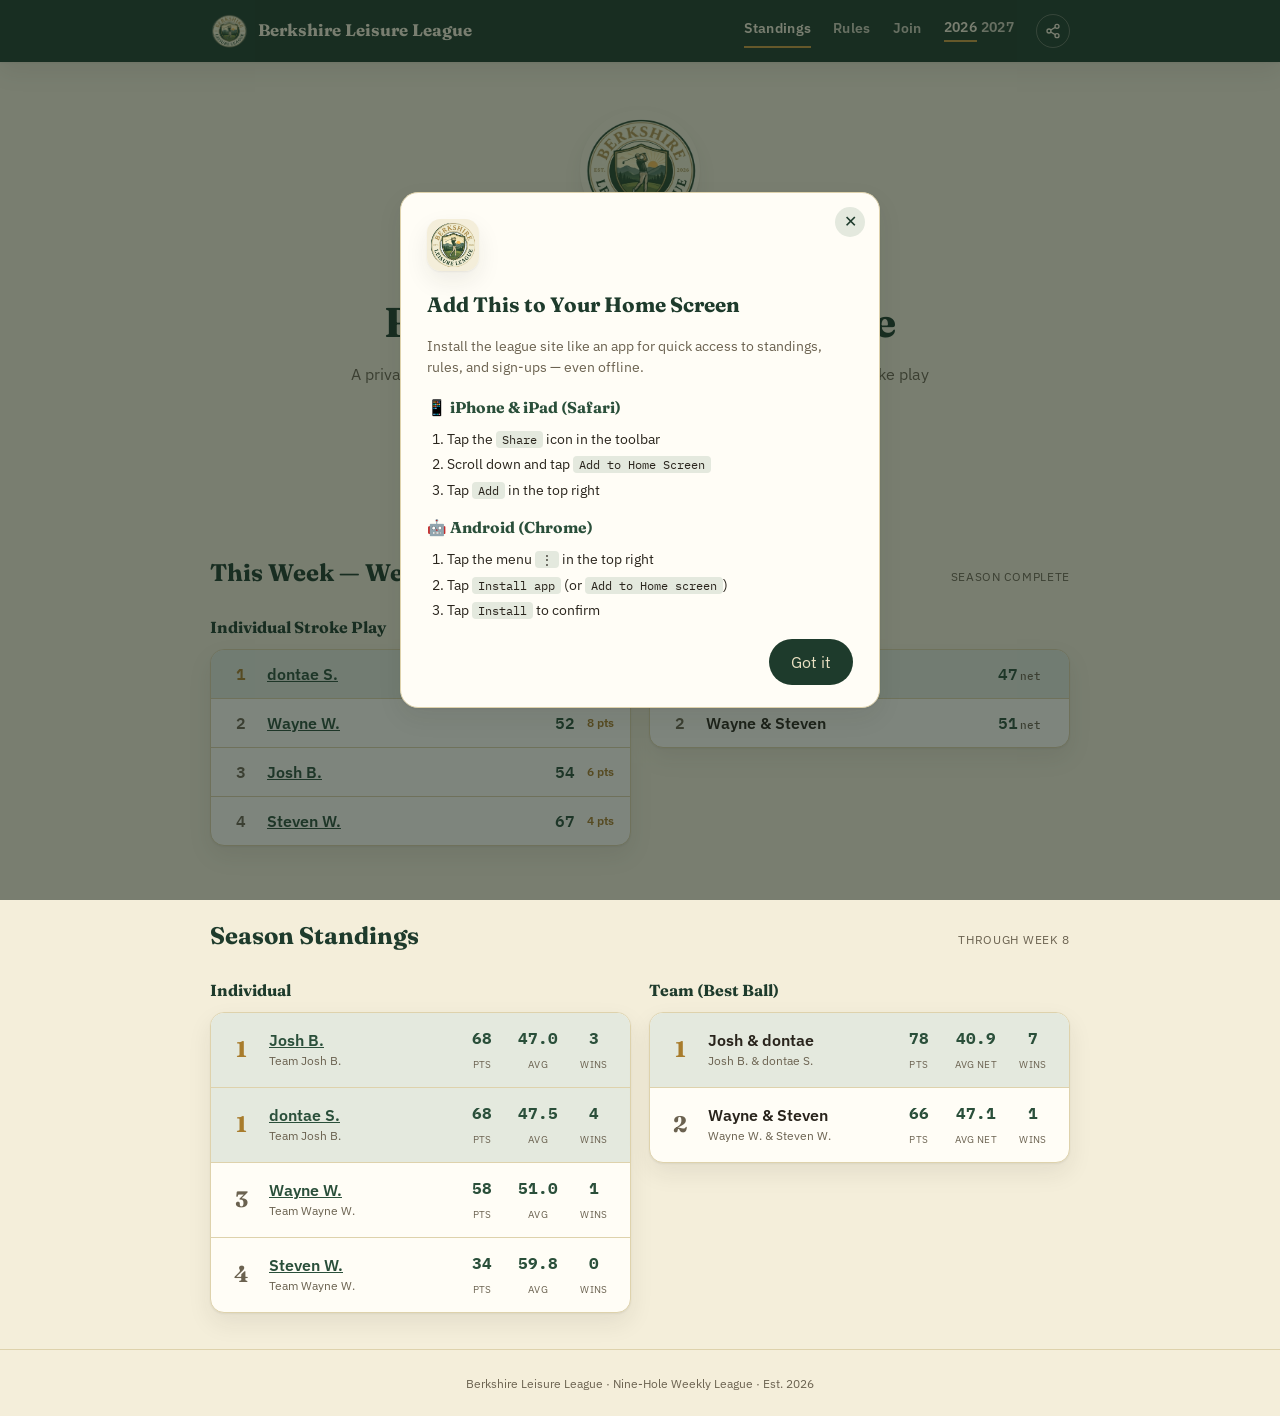
<file: index.html>
<!doctype html>
<html lang="en">
<head>
<meta charset="utf-8">
<meta name="viewport" content="width=device-width, initial-scale=1">
<title>Berkshire Leisure League</title>
<meta name="description" content="Weekly standings for the Berkshire Leisure League nine-hole golf league.">
<link rel="stylesheet" href="assets/style.css">
<link rel="manifest" href="manifest.webmanifest">
<link rel="icon" href="assets/icons/favicon-32.png" sizes="32x32">
<link rel="apple-touch-icon" href="assets/icons/apple-touch-icon.png">
<meta name="theme-color" content="#1E3B2C">
<meta name="apple-mobile-web-app-capable" content="yes">
<meta name="apple-mobile-web-app-status-bar-style" content="black-translucent">
<meta name="apple-mobile-web-app-title" content="BLL Golf">
</head>
<body>


<header class="site-nav">
  <div class="wrap">
    <a class="brand" href="index.html">
      <img src="assets/logo.png" alt="Berkshire Leisure League crest">
      <span>Berkshire Leisure League</span>
    </a>
    <nav class="links">
      <a href="index.html" class="active">Standings</a>
      <a href="rules.html" class="">Rules</a>
      <a href="join.html" class="">Join</a>
      <div class="season-switcher">
        <a href="index.html" class="season-pill active">2026</a>
        <a href="2027/index.html" class="season-pill">2027</a>
      </div>
      <button type="button" class="share-btn" data-share data-share-title="Berkshire Leisure League" data-share-text="Check out our weekly nine-hole golf league standings!" aria-label="Share this page"><svg viewBox="0 0 24 24" fill="none" stroke="currentColor" stroke-width="2" stroke-linecap="round" stroke-linejoin="round"><circle cx="18" cy="5" r="3"/><circle cx="6" cy="12" r="3"/><circle cx="18" cy="19" r="3"/><line x1="8.59" y1="13.51" x2="15.42" y2="17.49"/><line x1="15.41" y1="6.51" x2="8.59" y2="10.49"/></svg></button>
    </nav>
  </div>
</header>


<section class="hero wrap">
  <img class="crest" src="assets/logo.png" alt="Berkshire Leisure League crest">
  <div class="tagline">Est. 2026 · Nine-Hole Weekly League</div>
  <h1>Berkshire Leisure League</h1>
  <p class="lead">A private weekly nine-hole league run through 18Birdies — individual stroke play and two-player best ball, every week, all season.</p>
  <div class="cta-row">
    <a class="btn primary" href="join.html">Join Next Season</a>
    <a class="btn ghost" href="rules.html">Read the Rules</a>
    <button type="button" class="btn pay" id="pay-dues-btn">Pay Dues</button>
  </div>
</section>

<section class="wrap">
  <div class="section-head"><h2>This Week — Week 8</h2><span class="tag">Season complete</span></div>
  <div class="two-col">
    <div>
      <h3 style="font-size:1rem; margin-bottom:10px;">Individual Stroke Play</h3>
      <div class="card"><ul style="list-style:none;margin:0;padding:0;">
        <li class="board-row lead">
          <span class="rank">1</span>
          <span class="name"><a class="player-link" href="players/dontae-s.html">dontae S.</a></span>
          <span class="score">50</span>
          <span class="pts">10 pts</span>
        </li>
        <li class="board-row ">
          <span class="rank">2</span>
          <span class="name"><a class="player-link" href="players/wayne-w.html">Wayne W.</a></span>
          <span class="score">52</span>
          <span class="pts">8 pts</span>
        </li>
        <li class="board-row ">
          <span class="rank">3</span>
          <span class="name"><a class="player-link" href="players/josh-b.html">Josh B.</a></span>
          <span class="score">54</span>
          <span class="pts">6 pts</span>
        </li>
        <li class="board-row ">
          <span class="rank">4</span>
          <span class="name"><a class="player-link" href="players/steven-w.html">Steven W.</a></span>
          <span class="score">67</span>
          <span class="pts">4 pts</span>
        </li>
      </ul></div>
    </div>
    <div>
      <h3 style="font-size:1rem; margin-bottom:10px;">Best Ball</h3>
      <div class="card"><ul style="list-style:none;margin:0;padding:0;">
        <li class="board-row lead">
          <span class="rank">1</span>
          <span class="name">Josh & dontae</span>
          <span class="score">47<small>net</small></span>
        </li>
        <li class="board-row ">
          <span class="rank">2</span>
          <span class="name">Wayne & Steven</span>
          <span class="score">51<small>net</small></span>
        </li>
      </ul></div>
    </div>
  </div>
</section>

<section class="wrap">
  <div class="section-head"><h2>Season Standings</h2><span class="tag">Through Week 8</span></div>
  <div class="two-col">
    <div>
      <h3 style="font-size:1rem; margin-bottom:10px;">Individual</h3>
      <div class="card"><ul style="list-style:none;margin:0;padding:0;">
        <li class="stand-row lead">
          <span class="stand-rank">1</span>
          <div class="stand-main">
            <span class="stand-name"><a class="player-link" href="players/josh-b.html">Josh B.</a></span>
            <span class="stand-sub">Team Josh B.</span>
          </div>
          <div class="stand-stats">
            <div class="stat"><b>68</b><small>pts</small></div>
            <div class="stat"><b>47.0</b><small>avg</small></div>
            <div class="stat"><b>3</b><small>wins</small></div>
          </div>
        </li>
        <li class="stand-row lead">
          <span class="stand-rank">1</span>
          <div class="stand-main">
            <span class="stand-name"><a class="player-link" href="players/dontae-s.html">dontae S.</a></span>
            <span class="stand-sub">Team Josh B.</span>
          </div>
          <div class="stand-stats">
            <div class="stat"><b>68</b><small>pts</small></div>
            <div class="stat"><b>47.5</b><small>avg</small></div>
            <div class="stat"><b>4</b><small>wins</small></div>
          </div>
        </li>
        <li class="stand-row ">
          <span class="stand-rank">3</span>
          <div class="stand-main">
            <span class="stand-name"><a class="player-link" href="players/wayne-w.html">Wayne W.</a></span>
            <span class="stand-sub">Team Wayne W.</span>
          </div>
          <div class="stand-stats">
            <div class="stat"><b>58</b><small>pts</small></div>
            <div class="stat"><b>51.0</b><small>avg</small></div>
            <div class="stat"><b>1</b><small>wins</small></div>
          </div>
        </li>
        <li class="stand-row ">
          <span class="stand-rank">4</span>
          <div class="stand-main">
            <span class="stand-name"><a class="player-link" href="players/steven-w.html">Steven W.</a></span>
            <span class="stand-sub">Team Wayne W.</span>
          </div>
          <div class="stand-stats">
            <div class="stat"><b>34</b><small>pts</small></div>
            <div class="stat"><b>59.8</b><small>avg</small></div>
            <div class="stat"><b>0</b><small>wins</small></div>
          </div>
        </li>
      </ul></div>
    </div>
    <div>
      <h3 style="font-size:1rem; margin-bottom:10px;">Team (Best Ball)</h3>
      <div class="card"><ul style="list-style:none;margin:0;padding:0;">
        <li class="stand-row lead">
          <span class="stand-rank">1</span>
          <div class="stand-main">
            <span class="stand-name">Josh & dontae</span>
            <span class="stand-sub">Josh B. & dontae S.</span>
          </div>
          <div class="stand-stats">
            <div class="stat"><b>78</b><small>pts</small></div>
            <div class="stat"><b>40.9</b><small>avg net</small></div>
            <div class="stat"><b>7</b><small>wins</small></div>
          </div>
        </li>
        <li class="stand-row ">
          <span class="stand-rank">2</span>
          <div class="stand-main">
            <span class="stand-name">Wayne & Steven</span>
            <span class="stand-sub">Wayne W. & Steven W.</span>
          </div>
          <div class="stand-stats">
            <div class="stat"><b>66</b><small>pts</small></div>
            <div class="stat"><b>47.1</b><small>avg net</small></div>
            <div class="stat"><b>1</b><small>wins</small></div>
          </div>
        </li>
      </ul></div>
    </div>
  </div>
</section>


<footer class="site-footer">
  <div class="wrap">Berkshire Leisure League · Nine-Hole Weekly League · Est. 2026</div>
</footer>


<div id="install-modal-backdrop" class="install-modal-backdrop">
  <div class="install-modal" role="dialog" aria-modal="true" aria-labelledby="install-modal-title">
    <button type="button" class="close-btn" id="install-modal-close" aria-label="Close">✕</button>
    <img class="install-icon" src="assets/icons/icon-192.png" alt="">
    <h2 id="install-modal-title">Add This to Your Home Screen</h2>
    <p class="sub">Install the league site like an app for quick access to standings, rules, and sign-ups — even offline.</p>

    <div class="install-platform">
      <h3>📱 iPhone &amp; iPad (Safari)</h3>
      <ol>
        <li>Tap the <kbd>Share</kbd> icon in the toolbar</li>
        <li>Scroll down and tap <kbd>Add to Home Screen</kbd></li>
        <li>Tap <kbd>Add</kbd> in the top right</li>
      </ol>
    </div>

    <div class="install-platform">
      <h3>🤖 Android (Chrome)</h3>
      <ol>
        <li>Tap the menu <kbd>⋮</kbd> in the top right</li>
        <li>Tap <kbd>Install app</kbd> (or <kbd>Add to Home screen</kbd>)</li>
        <li>Tap <kbd>Install</kbd> to confirm</li>
      </ol>
    </div>

    <div class="dismiss-row">
      <button type="button" class="btn primary" id="install-modal-got-it">Got it</button>
    </div>
  </div>
</div>
<script>
  (function () {
    try {
      var isStandalone = window.matchMedia('(display-mode: standalone)').matches || window.navigator.standalone === true;
      var seen = localStorage.getItem('bll-install-tip-seen');
      if (isStandalone || seen) return;
      var backdrop = document.getElementById('install-modal-backdrop');
      if (!backdrop) return;
      backdrop.style.display = 'flex';
      function dismiss() {
        backdrop.style.display = 'none';
        try { localStorage.setItem('bll-install-tip-seen', '1'); } catch (e) {}
      }
      document.getElementById('install-modal-close').addEventListener('click', dismiss);
      document.getElementById('install-modal-got-it').addEventListener('click', dismiss);
      backdrop.addEventListener('click', function (e) { if (e.target === backdrop) dismiss(); });
      document.addEventListener('keydown', function (e) { if (e.key === 'Escape') dismiss(); });
    } catch (e) {}
  })();
</script>

<div id="pay-dues-modal-backdrop" class="install-modal-backdrop">
  <div class="install-modal" role="dialog" aria-modal="true" aria-labelledby="pay-dues-modal-title">
    <button type="button" class="close-btn" id="pay-dues-modal-close" aria-label="Close">✕</button>
    <h2 id="pay-dues-modal-title">Pay Your Dues</h2>
    <p class="sub">Weekly dues are $10 per player, due before that week's round. Pay the League Treasurer (currently Wayne W.):</p>
    <div class="pay-grid">
      <div class="pay-card">
        <div class="pay-card-label">Cash</div>
        <div class="pay-card-handle">In person</div>
      </div>
      <div class="pay-card">
        <div class="pay-card-label">Venmo</div>
        <div class="pay-card-handle">@MMRHSBowling</div>
        <img class="pay-qr" src="assets/pay/venmo-qr.png" alt="QR code to pay Wayne W. via Venmo">
        <a class="btn primary pay-btn" href="https://venmo.com/u/MMRHSBowling?txn=pay&amp;amount=10&amp;note=Berkshire%20Leisure%20League%20dues">Pay with Venmo</a>
      </div>
      <div class="pay-card">
        <div class="pay-card-label">Cash App</div>
        <div class="pay-card-handle">$WayneWoodard87</div>
        <img class="pay-qr" src="assets/pay/cashapp-qr.png" alt="QR code to pay Wayne W. via Cash App">
        <a class="btn primary pay-btn" href="https://cash.app/$WayneWoodard87/10">Pay with Cash App</a>
      </div>
    </div>
  </div>
</div>
<script>
  (function () {
    var btn = document.getElementById('pay-dues-btn');
    var backdrop = document.getElementById('pay-dues-modal-backdrop');
    if (!btn || !backdrop) return;
    function openModal() { backdrop.style.display = 'flex'; }
    function closeModal() { backdrop.style.display = 'none'; }
    btn.addEventListener('click', openModal);
    document.getElementById('pay-dues-modal-close').addEventListener('click', closeModal);
    backdrop.addEventListener('click', function (e) { if (e.target === backdrop) closeModal(); });
    document.addEventListener('keydown', function (e) { if (e.key === 'Escape') closeModal(); });
  })();
</script>

<script>
  if ('serviceWorker' in navigator) {
    window.addEventListener('load', () => {
      navigator.serviceWorker.register('sw.js').catch(() => {});
    });
  }
</script>

<script src="assets/share.js" defer></script>

</body>
</html>
</file>
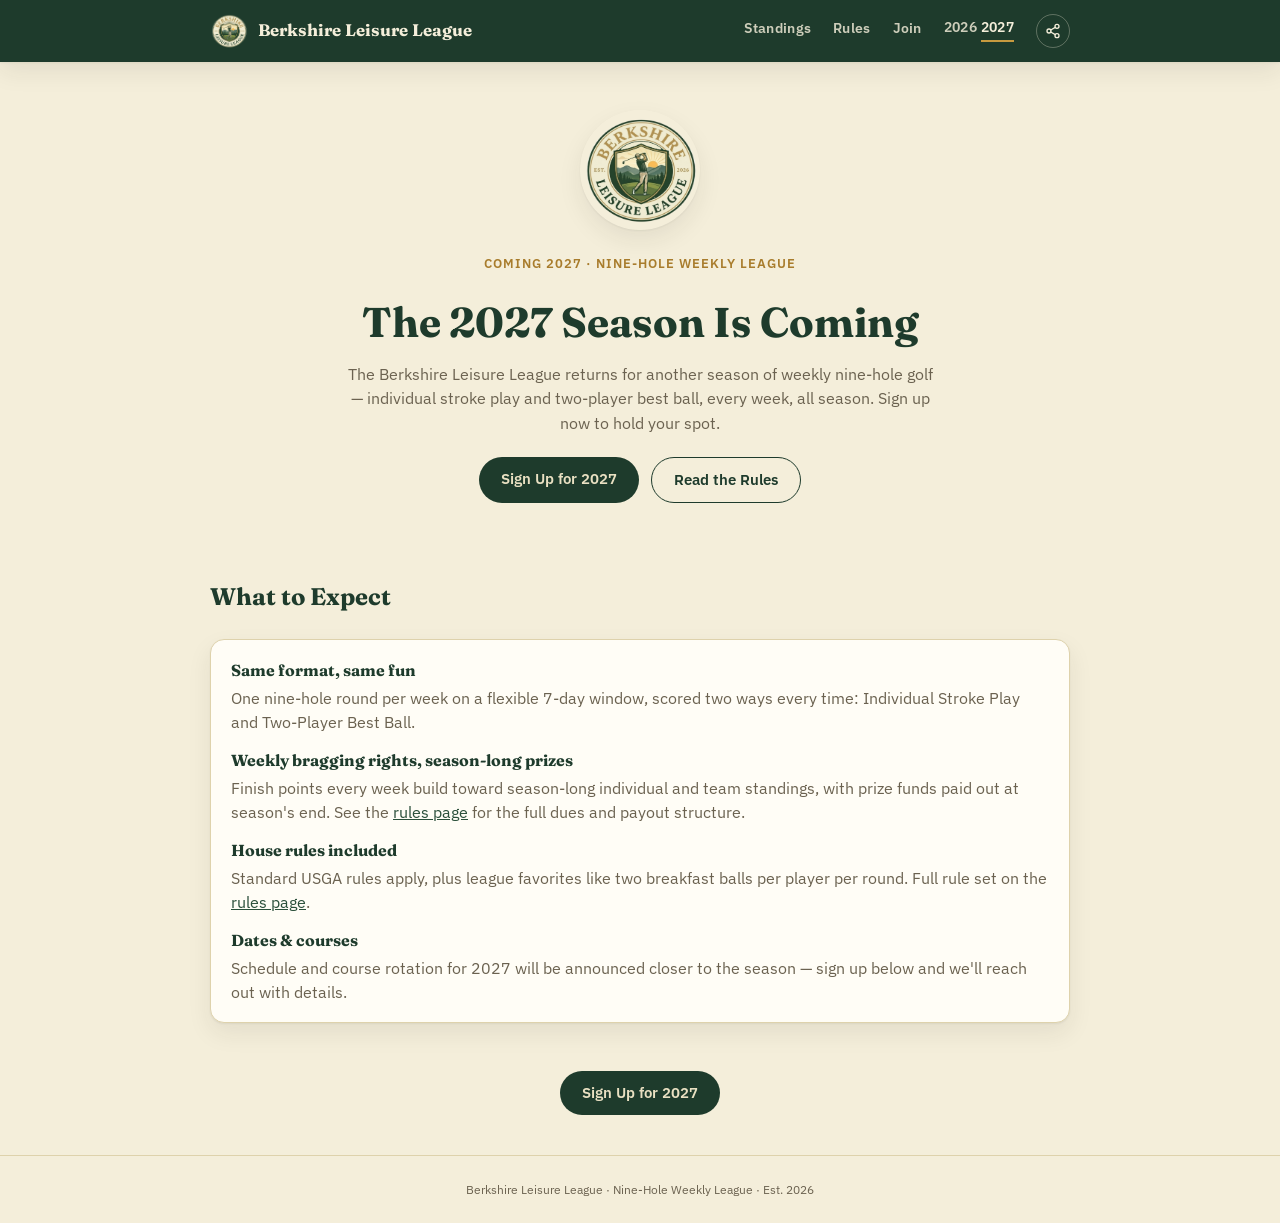
<file: 2027/index.html>
<!doctype html>
<html lang="en">
<head>
<meta charset="utf-8">
<meta name="viewport" content="width=device-width, initial-scale=1">
<title>2027 Season — Berkshire Leisure League</title>
<meta name="description" content="The Berkshire Leisure League is coming back for a 2027 season — see what to expect and sign up.">
<link rel="stylesheet" href="../assets/style.css">
<link rel="manifest" href="../manifest.webmanifest">
<link rel="icon" href="../assets/icons/favicon-32.png" sizes="32x32">
<link rel="apple-touch-icon" href="../assets/icons/apple-touch-icon.png">
<meta name="theme-color" content="#1E3B2C">
<meta name="apple-mobile-web-app-capable" content="yes">
<meta name="apple-mobile-web-app-status-bar-style" content="black-translucent">
<meta name="apple-mobile-web-app-title" content="BLL Golf">
</head>
<body>

<header class="site-nav">
  <div class="wrap">
    <a class="brand" href="../index.html">
      <img src="../assets/logo.png" alt="Berkshire Leisure League crest">
      <span>Berkshire Leisure League</span>
    </a>
    <nav class="links">
      <a href="../index.html">Standings</a>
      <a href="../rules.html">Rules</a>
      <a href="../join.html">Join</a>
      <div class="season-switcher">
        <a href="../index.html" class="season-pill">2026</a>
        <a href="index.html" class="season-pill active">2027</a>
      </div>
      <button type="button" class="share-btn" data-share data-share-title="Berkshire Leisure League — 2027 Season" data-share-text="The Berkshire Leisure League is back for 2027 — come join us!" aria-label="Share this page"><svg viewBox="0 0 24 24" fill="none" stroke="currentColor" stroke-width="2" stroke-linecap="round" stroke-linejoin="round"><circle cx="18" cy="5" r="3"/><circle cx="6" cy="12" r="3"/><circle cx="18" cy="19" r="3"/><line x1="8.59" y1="13.51" x2="15.42" y2="17.49"/><line x1="15.41" y1="6.51" x2="8.59" y2="10.49"/></svg></button>
    </nav>
  </div>
</header>

<section class="hero wrap">
  <img class="crest" src="../assets/logo.png" alt="Berkshire Leisure League crest">
  <div class="tagline">Coming 2027 · Nine-Hole Weekly League</div>
  <h1>The 2027 Season Is Coming</h1>
  <p class="lead">The Berkshire Leisure League returns for another season of weekly nine-hole golf — individual stroke play and two-player best ball, every week, all season. Sign up now to hold your spot.</p>
  <div class="cta-row">
    <a class="btn primary" href="../join.html">Sign Up for 2027</a>
    <a class="btn ghost" href="../rules.html">Read the Rules</a>
  </div>
</section>

<section class="wrap">
  <div class="section-head"><h2>What to Expect</h2></div>
  <div class="card" style="padding: 18px 20px; display: grid; gap: 14px;">
    <div>
      <h3 style="font-size: 1rem; margin-bottom: 4px;">Same format, same fun</h3>
      <p style="margin: 0; color: var(--ink-soft);">One nine-hole round per week on a flexible 7-day window, scored two ways every time: Individual Stroke Play and Two-Player Best Ball.</p>
    </div>
    <div>
      <h3 style="font-size: 1rem; margin-bottom: 4px;">Weekly bragging rights, season-long prizes</h3>
      <p style="margin: 0; color: var(--ink-soft);">Finish points every week build toward season-long individual and team standings, with prize funds paid out at season's end. See the <a href="../rules.html">rules page</a> for the full dues and payout structure.</p>
    </div>
    <div>
      <h3 style="font-size: 1rem; margin-bottom: 4px;">House rules included</h3>
      <p style="margin: 0; color: var(--ink-soft);">Standard USGA rules apply, plus league favorites like two breakfast balls per player per round. Full rule set on the <a href="../rules.html">rules page</a>.</p>
    </div>
    <div>
      <h3 style="font-size: 1rem; margin-bottom: 4px;">Dates &amp; courses</h3>
      <p style="margin: 0; color: var(--ink-soft);">Schedule and course rotation for 2027 will be announced closer to the season — sign up below and we'll reach out with details.</p>
    </div>
  </div>
</section>

<section class="wrap" style="text-align: center; padding-block: 12px 40px;">
  <div class="cta-row" style="justify-content: center;">
    <a class="btn primary" href="../join.html">Sign Up for 2027</a>
  </div>
</section>

<footer class="site-footer">
  <div class="wrap">Berkshire Leisure League · Nine-Hole Weekly League · Est. 2026</div>
</footer>

<script src="../assets/share.js" defer></script>

</body>
</html>
</file>
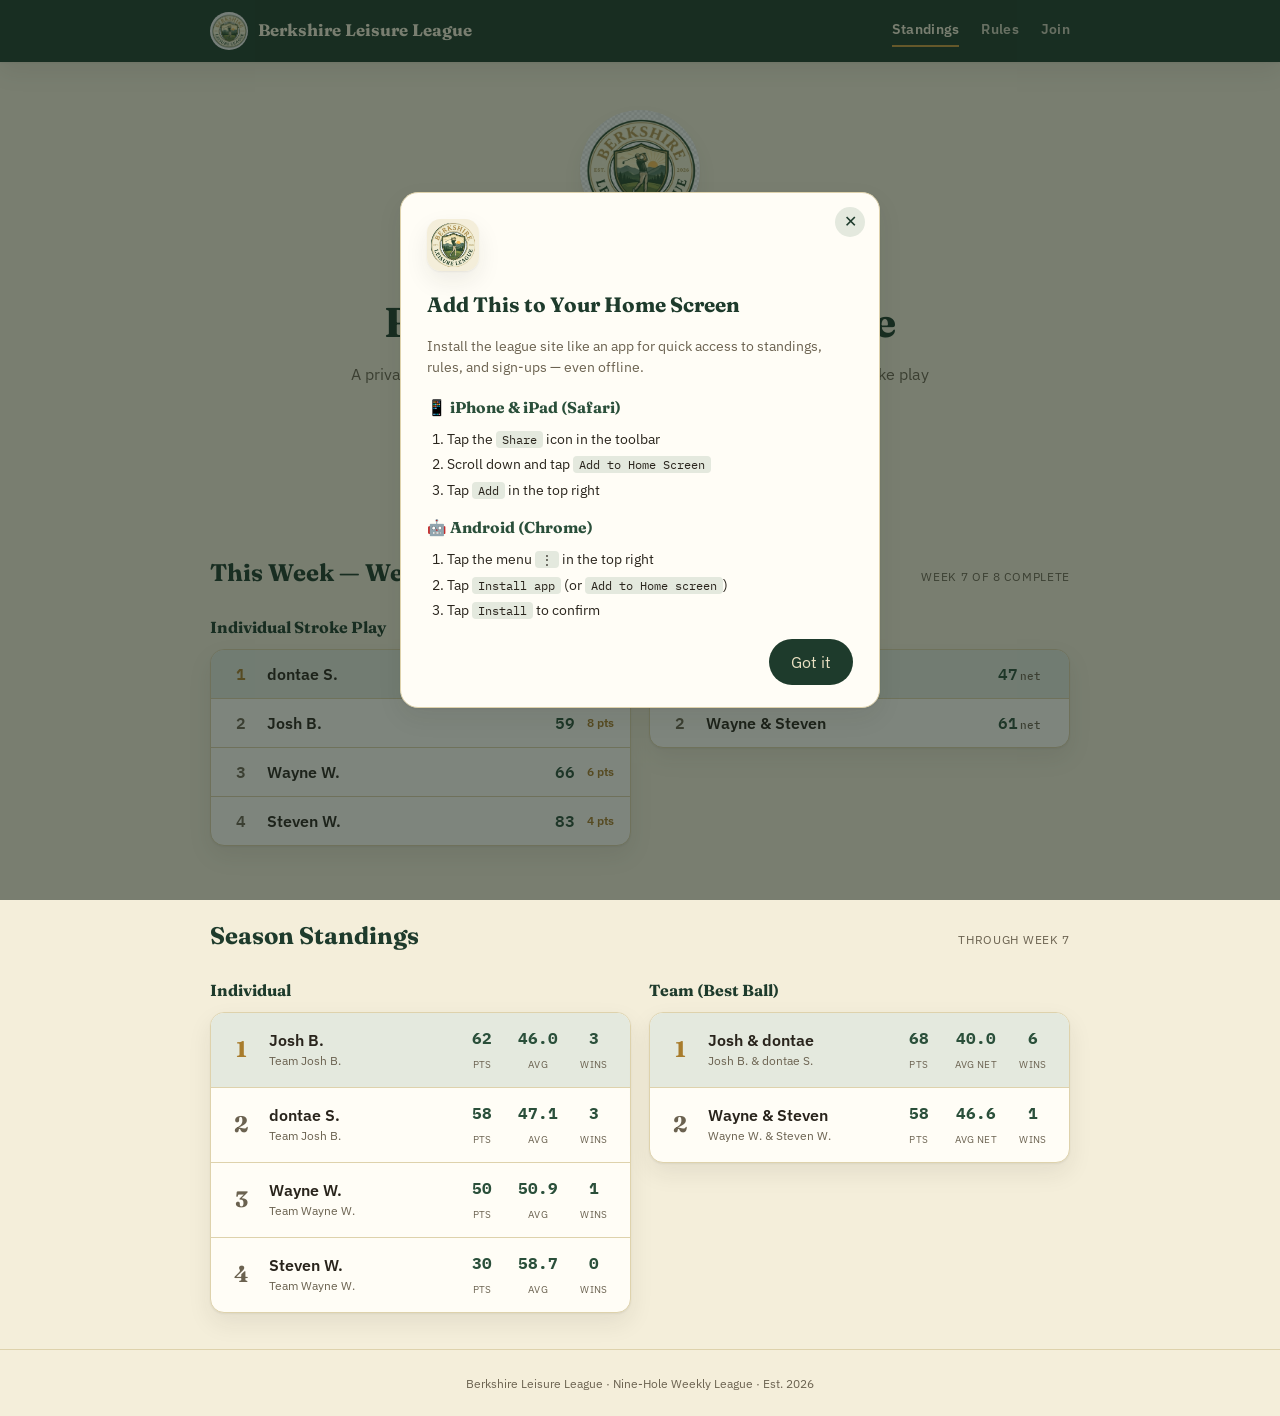
<file: site/index.html>
<!doctype html>
<html lang="en">
<head>
<meta charset="utf-8">
<meta name="viewport" content="width=device-width, initial-scale=1">
<title>Berkshire Leisure League</title>
<meta name="description" content="Weekly standings for the Berkshire Leisure League nine-hole golf league.">
<link rel="stylesheet" href="assets/style.css">
<link rel="manifest" href="manifest.webmanifest">
<link rel="icon" href="assets/icons/favicon-32.png" sizes="32x32">
<link rel="apple-touch-icon" href="assets/icons/apple-touch-icon.png">
<meta name="theme-color" content="#1E3B2C">
<meta name="apple-mobile-web-app-capable" content="yes">
<meta name="apple-mobile-web-app-status-bar-style" content="black-translucent">
<meta name="apple-mobile-web-app-title" content="BLL Golf">
</head>
<body>


<header class="site-nav">
  <div class="wrap">
    <a class="brand" href="index.html">
      <img src="assets/logo.png" alt="Berkshire Leisure League crest">
      <span>Berkshire Leisure League</span>
    </a>
    <nav class="links">
      <a href="index.html" class="active">Standings</a>
      <a href="rules.html" class="">Rules</a>
      <a href="join.html" class="">Join</a>
    </nav>
  </div>
</header>


<section class="hero wrap">
  <img class="crest" src="assets/logo.png" alt="Berkshire Leisure League crest">
  <div class="tagline">Est. 2026 · Nine-Hole Weekly League</div>
  <h1>Berkshire Leisure League</h1>
  <p class="lead">A private weekly nine-hole league run through 18Birdies — individual stroke play and two-player best ball, every week, all season.</p>
  <div class="cta-row">
    <a class="btn primary" href="join.html">Join Next Season</a>
    <a class="btn ghost" href="rules.html">Read the Rules</a>
  </div>
</section>

<section class="wrap">
  <div class="section-head"><h2>This Week — Week 7</h2><span class="tag">Week 7 of 8 complete</span></div>
  <div class="two-col">
    <div>
      <h3 style="font-size:1rem; margin-bottom:10px;">Individual Stroke Play</h3>
      <div class="card"><ul style="list-style:none;margin:0;padding:0;">
        <li class="board-row lead">
          <span class="rank">1</span>
          <span class="name">dontae S.</span>
          <span class="score">49</span>
          <span class="pts">10 pts</span>
        </li>
        <li class="board-row ">
          <span class="rank">2</span>
          <span class="name">Josh B.</span>
          <span class="score">59</span>
          <span class="pts">8 pts</span>
        </li>
        <li class="board-row ">
          <span class="rank">3</span>
          <span class="name">Wayne W.</span>
          <span class="score">66</span>
          <span class="pts">6 pts</span>
        </li>
        <li class="board-row ">
          <span class="rank">4</span>
          <span class="name">Steven W.</span>
          <span class="score">83</span>
          <span class="pts">4 pts</span>
        </li>
      </ul></div>
    </div>
    <div>
      <h3 style="font-size:1rem; margin-bottom:10px;">Best Ball</h3>
      <div class="card"><ul style="list-style:none;margin:0;padding:0;">
        <li class="board-row lead">
          <span class="rank">1</span>
          <span class="name">Josh & dontae</span>
          <span class="score">47<small>net</small></span>
        </li>
        <li class="board-row ">
          <span class="rank">2</span>
          <span class="name">Wayne & Steven</span>
          <span class="score">61<small>net</small></span>
        </li>
      </ul></div>
    </div>
  </div>
</section>

<section class="wrap">
  <div class="section-head"><h2>Season Standings</h2><span class="tag">Through Week 7</span></div>
  <div class="two-col">
    <div>
      <h3 style="font-size:1rem; margin-bottom:10px;">Individual</h3>
      <div class="card"><ul style="list-style:none;margin:0;padding:0;">
        <li class="stand-row lead">
          <span class="stand-rank">1</span>
          <div class="stand-main">
            <span class="stand-name">Josh B.</span>
            <span class="stand-sub">Team Josh B.</span>
          </div>
          <div class="stand-stats">
            <div class="stat"><b>62</b><small>pts</small></div>
            <div class="stat"><b>46.0</b><small>avg</small></div>
            <div class="stat"><b>3</b><small>wins</small></div>
          </div>
        </li>
        <li class="stand-row ">
          <span class="stand-rank">2</span>
          <div class="stand-main">
            <span class="stand-name">dontae S.</span>
            <span class="stand-sub">Team Josh B.</span>
          </div>
          <div class="stand-stats">
            <div class="stat"><b>58</b><small>pts</small></div>
            <div class="stat"><b>47.1</b><small>avg</small></div>
            <div class="stat"><b>3</b><small>wins</small></div>
          </div>
        </li>
        <li class="stand-row ">
          <span class="stand-rank">3</span>
          <div class="stand-main">
            <span class="stand-name">Wayne W.</span>
            <span class="stand-sub">Team Wayne W.</span>
          </div>
          <div class="stand-stats">
            <div class="stat"><b>50</b><small>pts</small></div>
            <div class="stat"><b>50.9</b><small>avg</small></div>
            <div class="stat"><b>1</b><small>wins</small></div>
          </div>
        </li>
        <li class="stand-row ">
          <span class="stand-rank">4</span>
          <div class="stand-main">
            <span class="stand-name">Steven W.</span>
            <span class="stand-sub">Team Wayne W.</span>
          </div>
          <div class="stand-stats">
            <div class="stat"><b>30</b><small>pts</small></div>
            <div class="stat"><b>58.7</b><small>avg</small></div>
            <div class="stat"><b>0</b><small>wins</small></div>
          </div>
        </li>
      </ul></div>
    </div>
    <div>
      <h3 style="font-size:1rem; margin-bottom:10px;">Team (Best Ball)</h3>
      <div class="card"><ul style="list-style:none;margin:0;padding:0;">
        <li class="stand-row lead">
          <span class="stand-rank">1</span>
          <div class="stand-main">
            <span class="stand-name">Josh & dontae</span>
            <span class="stand-sub">Josh B. & dontae S.</span>
          </div>
          <div class="stand-stats">
            <div class="stat"><b>68</b><small>pts</small></div>
            <div class="stat"><b>40.0</b><small>avg net</small></div>
            <div class="stat"><b>6</b><small>wins</small></div>
          </div>
        </li>
        <li class="stand-row ">
          <span class="stand-rank">2</span>
          <div class="stand-main">
            <span class="stand-name">Wayne & Steven</span>
            <span class="stand-sub">Wayne W. & Steven W.</span>
          </div>
          <div class="stand-stats">
            <div class="stat"><b>58</b><small>pts</small></div>
            <div class="stat"><b>46.6</b><small>avg net</small></div>
            <div class="stat"><b>1</b><small>wins</small></div>
          </div>
        </li>
      </ul></div>
    </div>
  </div>
</section>


<footer class="site-footer">
  <div class="wrap">Berkshire Leisure League · Nine-Hole Weekly League · Est. 2026</div>
</footer>


<div id="install-modal-backdrop" class="install-modal-backdrop">
  <div class="install-modal" role="dialog" aria-modal="true" aria-labelledby="install-modal-title">
    <button type="button" class="close-btn" id="install-modal-close" aria-label="Close">✕</button>
    <img class="install-icon" src="assets/icons/icon-192.png" alt="">
    <h2 id="install-modal-title">Add This to Your Home Screen</h2>
    <p class="sub">Install the league site like an app for quick access to standings, rules, and sign-ups — even offline.</p>

    <div class="install-platform">
      <h3>📱 iPhone &amp; iPad (Safari)</h3>
      <ol>
        <li>Tap the <kbd>Share</kbd> icon in the toolbar</li>
        <li>Scroll down and tap <kbd>Add to Home Screen</kbd></li>
        <li>Tap <kbd>Add</kbd> in the top right</li>
      </ol>
    </div>

    <div class="install-platform">
      <h3>🤖 Android (Chrome)</h3>
      <ol>
        <li>Tap the menu <kbd>⋮</kbd> in the top right</li>
        <li>Tap <kbd>Install app</kbd> (or <kbd>Add to Home screen</kbd>)</li>
        <li>Tap <kbd>Install</kbd> to confirm</li>
      </ol>
    </div>

    <div class="dismiss-row">
      <button type="button" class="btn primary" id="install-modal-got-it">Got it</button>
    </div>
  </div>
</div>
<script>
  (function () {
    try {
      var isStandalone = window.matchMedia('(display-mode: standalone)').matches || window.navigator.standalone === true;
      var seen = localStorage.getItem('bll-install-tip-seen');
      if (isStandalone || seen) return;
      var backdrop = document.getElementById('install-modal-backdrop');
      if (!backdrop) return;
      backdrop.style.display = 'flex';
      function dismiss() {
        backdrop.style.display = 'none';
        try { localStorage.setItem('bll-install-tip-seen', '1'); } catch (e) {}
      }
      document.getElementById('install-modal-close').addEventListener('click', dismiss);
      document.getElementById('install-modal-got-it').addEventListener('click', dismiss);
      backdrop.addEventListener('click', function (e) { if (e.target === backdrop) dismiss(); });
      document.addEventListener('keydown', function (e) { if (e.key === 'Escape') dismiss(); });
    } catch (e) {}
  })();
</script>

<script>
  if ('serviceWorker' in navigator) {
    window.addEventListener('load', () => {
      navigator.serviceWorker.register('sw.js').catch(() => {});
    });
  }
</script>

</body>
</html>
</file>
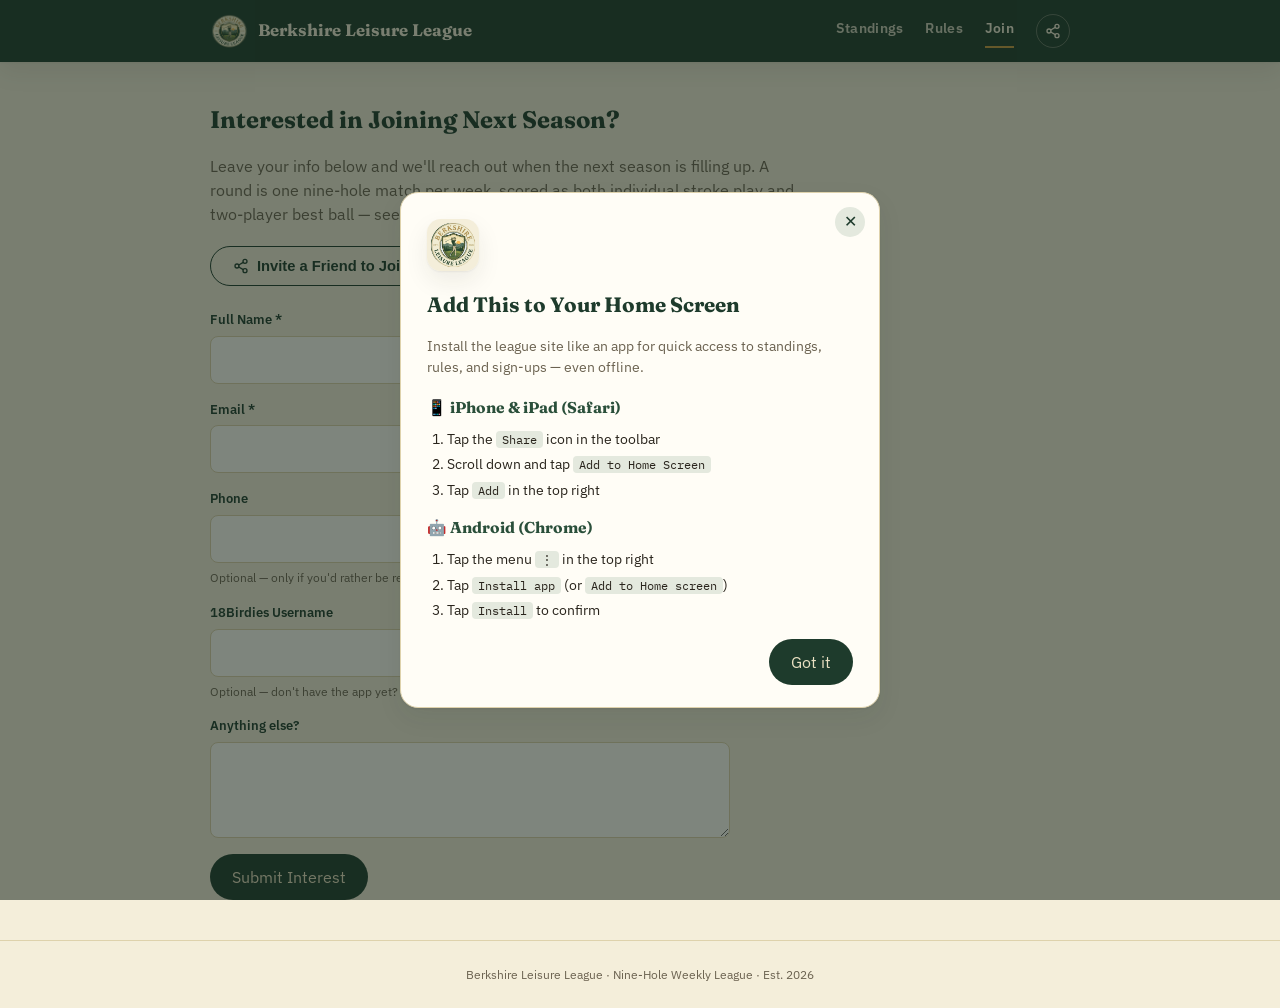
<file: join.html>
<!doctype html>
<html lang="en">
<head>
<meta charset="utf-8">
<meta name="viewport" content="width=device-width, initial-scale=1">
<title>Join — Berkshire Leisure League</title>
<meta name="description" content="Sign up your interest in joining the Berkshire Leisure League next season.">
<link rel="stylesheet" href="assets/style.css">
<link rel="manifest" href="manifest.webmanifest">
<link rel="icon" href="assets/icons/favicon-32.png" sizes="32x32">
<link rel="apple-touch-icon" href="assets/icons/apple-touch-icon.png">
<meta name="theme-color" content="#1E3B2C">
<meta name="apple-mobile-web-app-capable" content="yes">
<meta name="apple-mobile-web-app-status-bar-style" content="black-translucent">
<meta name="apple-mobile-web-app-title" content="BLL Golf">
</head>
<body>

<header class="site-nav">
  <div class="wrap">
    <a class="brand" href="index.html">
      <img src="assets/logo.png" alt="Berkshire Leisure League crest">
      <span>Berkshire Leisure League</span>
    </a>
    <nav class="links">
      <a href="index.html">Standings</a>
      <a href="rules.html">Rules</a>
      <a href="join.html" class="active">Join</a>
      <button type="button" class="share-btn" data-share data-share-title="Berkshire Leisure League" data-share-text="Check out our weekly nine-hole golf league standings!" aria-label="Share this page"><svg viewBox="0 0 24 24" fill="none" stroke="currentColor" stroke-width="2" stroke-linecap="round" stroke-linejoin="round"><circle cx="18" cy="5" r="3"/><circle cx="6" cy="12" r="3"/><circle cx="18" cy="19" r="3"/><line x1="8.59" y1="13.51" x2="15.42" y2="17.49"/><line x1="15.41" y1="6.51" x2="8.59" y2="10.49"/></svg></button>
    </nav>
  </div>
</header>

<section class="wrap" style="padding-block:40px;">
  <h1>Interested in Joining Next Season?</h1>
  <p class="lead" style="color:var(--ink-soft); max-width:60ch; margin-bottom:20px;">
    Leave your info below and we'll reach out when the next season is filling up.
    A round is one nine-hole match per week, scored as both individual stroke play
    and two-player best ball — see the <a href="rules.html">rules</a> for details.
  </p>

  <div class="invite-row">
    <button type="button" class="btn ghost invite-share" data-share data-share-title="Join the Berkshire Leisure League" data-share-text="I'm playing in the Berkshire Leisure League — a weekly nine-hole golf league. Come sign up for next season!">
      <svg viewBox="0 0 24 24" fill="none" stroke="currentColor" stroke-width="2" stroke-linecap="round" stroke-linejoin="round"><circle cx="18" cy="5" r="3"/><circle cx="6" cy="12" r="3"/><circle cx="18" cy="19" r="3"/><line x1="8.59" y1="13.51" x2="15.42" y2="17.49"/><line x1="15.41" y1="6.51" x2="8.59" y2="10.49"/></svg>
      Invite a Friend to Join
    </button>
  </div>

  <form id="join-form" class="join-form" action="https://formspree.io/f/meaoeqrn" method="POST">
    <div class="field">
      <label for="name">Full Name *</label>
      <input type="text" id="name" name="name" required>
    </div>
    <div class="field">
      <label for="email">Email *</label>
      <input type="email" id="email" name="email" required>
    </div>
    <div class="field">
      <label for="phone">Phone</label>
      <input type="tel" id="phone" name="phone">
      <span class="hint">Optional — only if you'd rather be reached by text or call.</span>
    </div>
    <div class="field">
      <label for="birdies">18Birdies Username</label>
      <input type="text" id="birdies" name="18birdies_username">
      <span class="hint">Optional — don't have the app yet? No problem, just send it over once you've got it set up.</span>
    </div>
    <div class="field">
      <label for="message">Anything else?</label>
      <textarea id="message" name="message" rows="3"></textarea>
    </div>
    <div class="submit-row">
      <button type="submit" class="btn primary">Submit Interest</button>
      <span id="form-status"></span>
    </div>
  </form>
</section>

<footer class="site-footer">
  <div class="wrap">Berkshire Leisure League · Nine-Hole Weekly League · Est. 2026</div>
</footer>

<script>
  const form = document.getElementById('join-form');
  const status = document.getElementById('form-status');
  form.addEventListener('submit', async function (e) {
    e.preventDefault();
    status.textContent = 'Sending…';
    status.className = '';
    try {
      const response = await fetch(form.action, {
        method: 'POST',
        body: new FormData(form),
        headers: { 'Accept': 'application/json' }
      });
      if (response.ok) {
        form.reset();
        status.textContent = "Thanks — you're on the list! We'll be in touch.";
        status.className = 'ok';
      } else {
        status.textContent = 'Something went wrong — please try again or email us directly.';
        status.className = 'err';
      }
    } catch (err) {
      status.textContent = 'Something went wrong — please try again or email us directly.';
      status.className = 'err';
    }
  });
</script>

<div id="install-modal-backdrop" class="install-modal-backdrop">
  <div class="install-modal" role="dialog" aria-modal="true" aria-labelledby="install-modal-title">
    <button type="button" class="close-btn" id="install-modal-close" aria-label="Close">✕</button>
    <img class="install-icon" src="assets/icons/icon-192.png" alt="">
    <h2 id="install-modal-title">Add This to Your Home Screen</h2>
    <p class="sub">Install the league site like an app for quick access to standings, rules, and sign-ups — even offline.</p>

    <div class="install-platform">
      <h3>📱 iPhone &amp; iPad (Safari)</h3>
      <ol>
        <li>Tap the <kbd>Share</kbd> icon in the toolbar</li>
        <li>Scroll down and tap <kbd>Add to Home Screen</kbd></li>
        <li>Tap <kbd>Add</kbd> in the top right</li>
      </ol>
    </div>

    <div class="install-platform">
      <h3>🤖 Android (Chrome)</h3>
      <ol>
        <li>Tap the menu <kbd>⋮</kbd> in the top right</li>
        <li>Tap <kbd>Install app</kbd> (or <kbd>Add to Home screen</kbd>)</li>
        <li>Tap <kbd>Install</kbd> to confirm</li>
      </ol>
    </div>

    <div class="dismiss-row">
      <button type="button" class="btn primary" id="install-modal-got-it">Got it</button>
    </div>
  </div>
</div>
<script>
  (function () {
    try {
      var isStandalone = window.matchMedia('(display-mode: standalone)').matches || window.navigator.standalone === true;
      var seen = localStorage.getItem('bll-install-tip-seen');
      if (isStandalone || seen) return;
      var backdrop = document.getElementById('install-modal-backdrop');
      if (!backdrop) return;
      backdrop.style.display = 'flex';
      function dismiss() {
        backdrop.style.display = 'none';
        try { localStorage.setItem('bll-install-tip-seen', '1'); } catch (e) {}
      }
      document.getElementById('install-modal-close').addEventListener('click', dismiss);
      document.getElementById('install-modal-got-it').addEventListener('click', dismiss);
      backdrop.addEventListener('click', function (e) { if (e.target === backdrop) dismiss(); });
      document.addEventListener('keydown', function (e) { if (e.key === 'Escape') dismiss(); });
    } catch (e) {}
  })();
</script>

<script>
  if ('serviceWorker' in navigator) {
    window.addEventListener('load', () => {
      navigator.serviceWorker.register('sw.js').catch(() => {});
    });
  }
</script>

<script src="assets/share.js" defer></script>

</body>
</html>
</file>
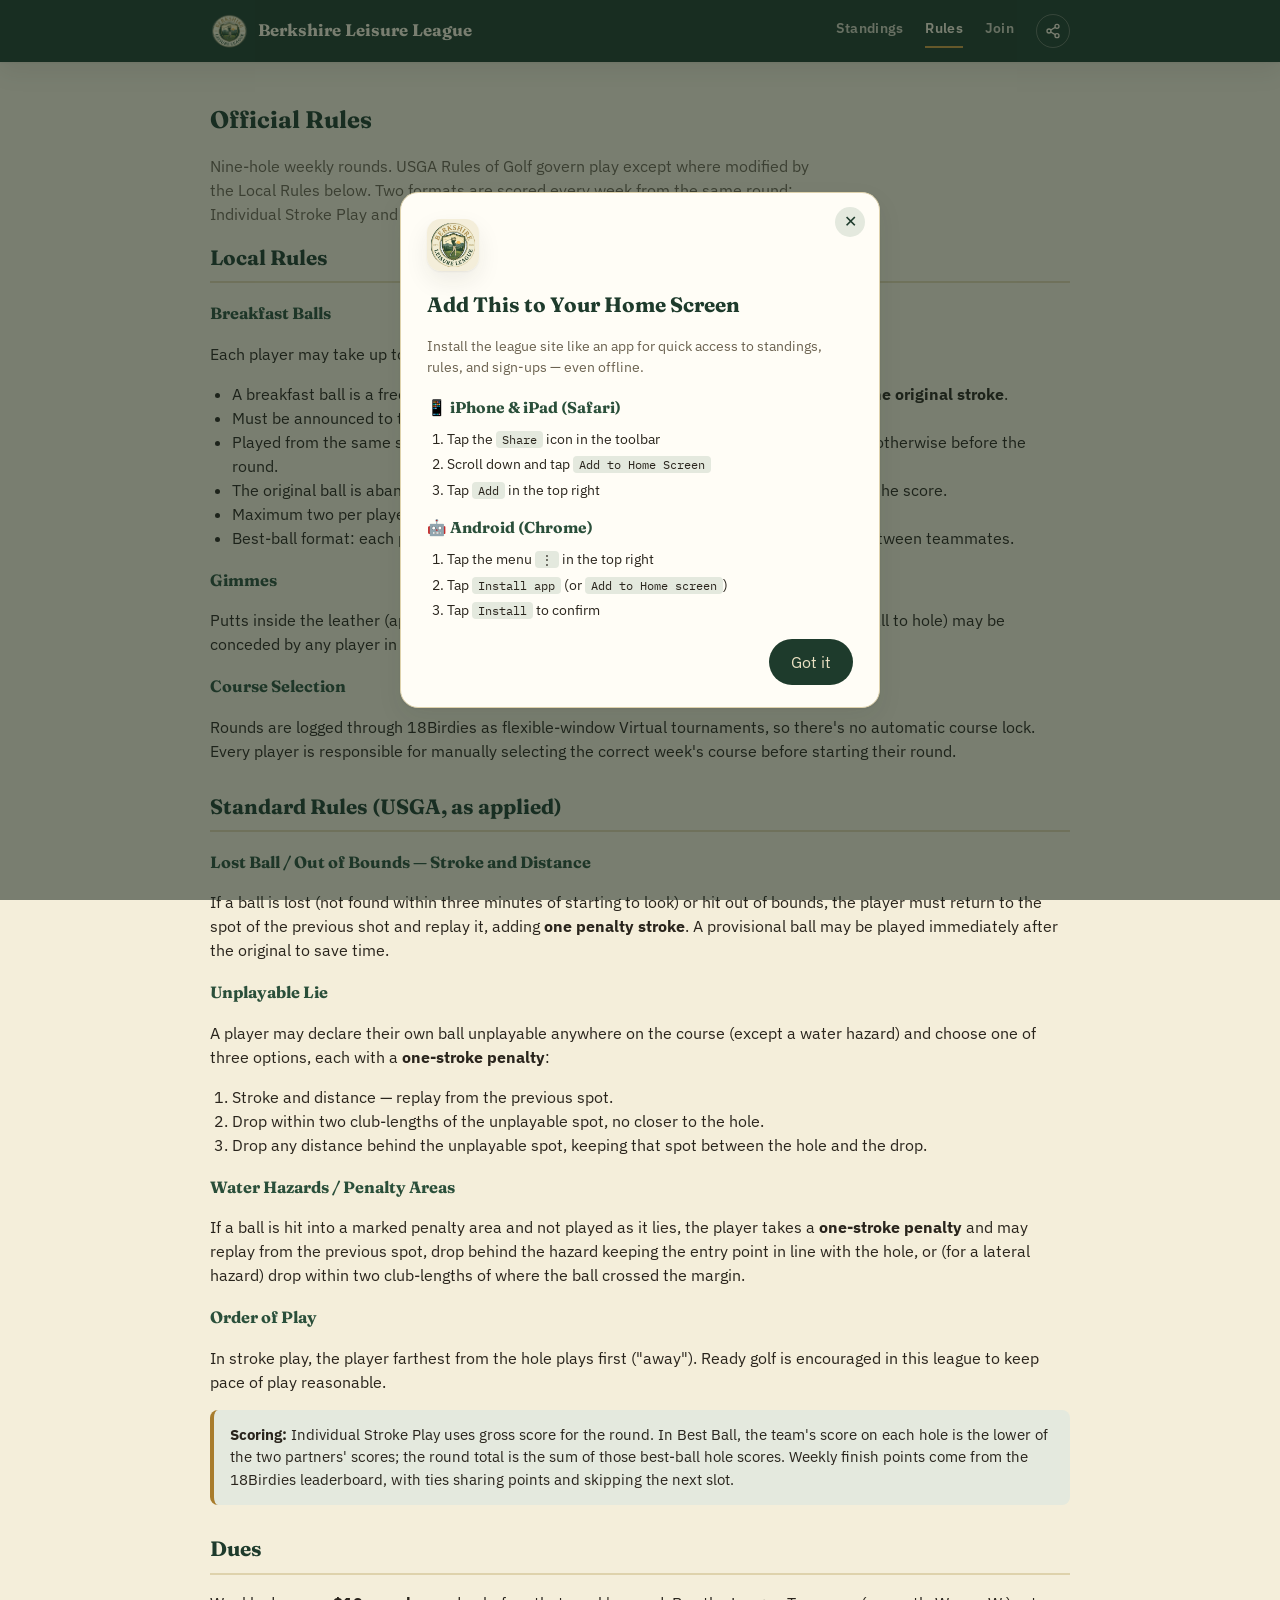
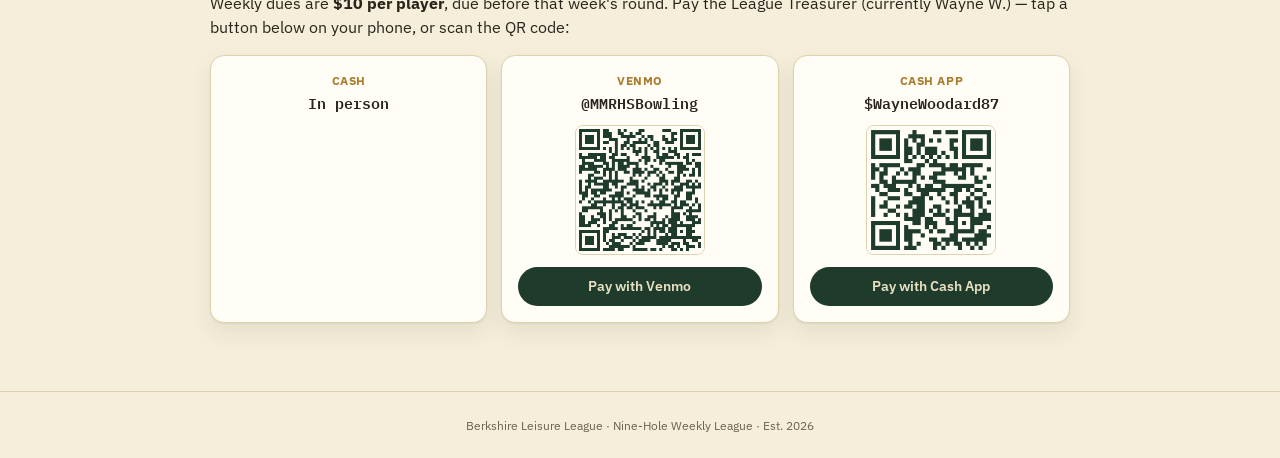
<file: rules.html>
<!doctype html>
<html lang="en">
<head>
<meta charset="utf-8">
<meta name="viewport" content="width=device-width, initial-scale=1">
<title>Rules — Berkshire Leisure League</title>
<meta name="description" content="Official rules for the Berkshire Leisure League: house rules and standard golf rules as applied.">
<link rel="stylesheet" href="assets/style.css">
<link rel="manifest" href="manifest.webmanifest">
<link rel="icon" href="assets/icons/favicon-32.png" sizes="32x32">
<link rel="apple-touch-icon" href="assets/icons/apple-touch-icon.png">
<meta name="theme-color" content="#1E3B2C">
<meta name="apple-mobile-web-app-capable" content="yes">
<meta name="apple-mobile-web-app-status-bar-style" content="black-translucent">
<meta name="apple-mobile-web-app-title" content="BLL Golf">
</head>
<body>

<header class="site-nav">
  <div class="wrap">
    <a class="brand" href="index.html">
      <img src="assets/logo.png" alt="Berkshire Leisure League crest">
      <span>Berkshire Leisure League</span>
    </a>
    <nav class="links">
      <a href="index.html">Standings</a>
      <a href="rules.html" class="active">Rules</a>
      <a href="join.html">Join</a>
      <button type="button" class="share-btn" data-share data-share-title="Berkshire Leisure League" data-share-text="Check out our weekly nine-hole golf league standings!" aria-label="Share this page"><svg viewBox="0 0 24 24" fill="none" stroke="currentColor" stroke-width="2" stroke-linecap="round" stroke-linejoin="round"><circle cx="18" cy="5" r="3"/><circle cx="6" cy="12" r="3"/><circle cx="18" cy="19" r="3"/><line x1="8.59" y1="13.51" x2="15.42" y2="17.49"/><line x1="15.41" y1="6.51" x2="8.59" y2="10.49"/></svg></button>
    </nav>
  </div>
</header>

<section class="wrap" style="padding-block:40px;">
  <h1>Official Rules</h1>
  <p class="lead" style="color:var(--ink-soft); max-width:60ch;">Nine-hole weekly rounds. USGA Rules of Golf govern play except where modified by the Local Rules below. Two formats are scored every week from the same round: Individual Stroke Play and Two-Player Best Ball.</p>

  <div class="rules-block">
    <h2>Local Rules</h2>

    <h3>Breakfast Balls</h3>
    <p>Each player may take up to <strong>two (2) breakfast balls per round</strong> (i.e., per week).</p>
    <ul>
      <li>A breakfast ball is a free replay of a shot, taken <strong>without penalty</strong> and <strong>without counting the original stroke</strong>.</li>
      <li>Must be announced to the group <em>before</em> playing the replay shot ("taking a breakfast ball").</li>
      <li>Played from the same spot as the original shot — tee shots only, unless the group agrees otherwise before the round.</li>
      <li>The original ball is abandoned; only the replay shot and everything after it counts toward the score.</li>
      <li>Maximum two per player per round — no carryover to future rounds if unused.</li>
      <li>Best-ball format: each partner has their own two breakfast balls; not shared or pooled between teammates.</li>
    </ul>

    <h3>Gimmes</h3>
    <p>Putts inside the leather (approx. 18 inches, the length of the grip on a putter, laid flat from ball to hole) may be conceded by any player in the group and holed out as scored.</p>

    <h3>Course Selection</h3>
    <p>Rounds are logged through 18Birdies as flexible-window Virtual tournaments, so there's no automatic course lock. Every player is responsible for manually selecting the correct week's course before starting their round.</p>
  </div>

  <div class="rules-block">
    <h2>Standard Rules (USGA, as applied)</h2>

    <h3>Lost Ball / Out of Bounds — Stroke and Distance</h3>
    <p>If a ball is lost (not found within three minutes of starting to look) or hit out of bounds, the player must return to the spot of the previous shot and replay it, adding <strong>one penalty stroke</strong>. A provisional ball may be played immediately after the original to save time.</p>

    <h3>Unplayable Lie</h3>
    <p>A player may declare their own ball unplayable anywhere on the course (except a water hazard) and choose one of three options, each with a <strong>one-stroke penalty</strong>:</p>
    <ol>
      <li>Stroke and distance — replay from the previous spot.</li>
      <li>Drop within two club-lengths of the unplayable spot, no closer to the hole.</li>
      <li>Drop any distance behind the unplayable spot, keeping that spot between the hole and the drop.</li>
    </ol>

    <h3>Water Hazards / Penalty Areas</h3>
    <p>If a ball is hit into a marked penalty area and not played as it lies, the player takes a <strong>one-stroke penalty</strong> and may replay from the previous spot, drop behind the hazard keeping the entry point in line with the hole, or (for a lateral hazard) drop within two club-lengths of where the ball crossed the margin.</p>

    <h3>Order of Play</h3>
    <p>In stroke play, the player farthest from the hole plays first ("away"). Ready golf is encouraged in this league to keep pace of play reasonable.</p>

    <div class="callout">
      <strong>Scoring:</strong> Individual Stroke Play uses gross score for the round. In Best Ball, the team's score on each hole is the lower of the two partners' scores; the round total is the sum of those best-ball hole scores. Weekly finish points come from the 18Birdies leaderboard, with ties sharing points and skipping the next slot.
    </div>
  </div>

  <div class="rules-block">
    <h2>Dues</h2>
    <p>Weekly dues are <strong>$10 per player</strong>, due before that week's round. Pay the League Treasurer (currently Wayne W.) — tap a button below on your phone, or scan the QR code:</p>
    <div class="pay-grid">
      <div class="pay-card">
        <div class="pay-card-label">Cash</div>
        <div class="pay-card-handle">In person</div>
      </div>
      <div class="pay-card">
        <div class="pay-card-label">Venmo</div>
        <div class="pay-card-handle">@MMRHSBowling</div>
        <img class="pay-qr" src="assets/pay/venmo-qr.png" alt="QR code to pay Wayne W. via Venmo">
        <a class="btn primary pay-btn" href="https://venmo.com/u/MMRHSBowling?txn=pay&amp;amount=10&amp;note=Berkshire%20Leisure%20League%20dues">Pay with Venmo</a>
      </div>
      <div class="pay-card">
        <div class="pay-card-label">Cash App</div>
        <div class="pay-card-handle">$WayneWoodard87</div>
        <img class="pay-qr" src="assets/pay/cashapp-qr.png" alt="QR code to pay Wayne W. via Cash App">
        <a class="btn primary pay-btn" href="https://cash.app/$WayneWoodard87/10">Pay with Cash App</a>
      </div>
    </div>
  </div>
</section>

<footer class="site-footer">
  <div class="wrap">Berkshire Leisure League · Nine-Hole Weekly League · Est. 2026</div>
</footer>

<div id="install-modal-backdrop" class="install-modal-backdrop">
  <div class="install-modal" role="dialog" aria-modal="true" aria-labelledby="install-modal-title">
    <button type="button" class="close-btn" id="install-modal-close" aria-label="Close">✕</button>
    <img class="install-icon" src="assets/icons/icon-192.png" alt="">
    <h2 id="install-modal-title">Add This to Your Home Screen</h2>
    <p class="sub">Install the league site like an app for quick access to standings, rules, and sign-ups — even offline.</p>

    <div class="install-platform">
      <h3>📱 iPhone &amp; iPad (Safari)</h3>
      <ol>
        <li>Tap the <kbd>Share</kbd> icon in the toolbar</li>
        <li>Scroll down and tap <kbd>Add to Home Screen</kbd></li>
        <li>Tap <kbd>Add</kbd> in the top right</li>
      </ol>
    </div>

    <div class="install-platform">
      <h3>🤖 Android (Chrome)</h3>
      <ol>
        <li>Tap the menu <kbd>⋮</kbd> in the top right</li>
        <li>Tap <kbd>Install app</kbd> (or <kbd>Add to Home screen</kbd>)</li>
        <li>Tap <kbd>Install</kbd> to confirm</li>
      </ol>
    </div>

    <div class="dismiss-row">
      <button type="button" class="btn primary" id="install-modal-got-it">Got it</button>
    </div>
  </div>
</div>
<script>
  (function () {
    try {
      var isStandalone = window.matchMedia('(display-mode: standalone)').matches || window.navigator.standalone === true;
      var seen = localStorage.getItem('bll-install-tip-seen');
      if (isStandalone || seen) return;
      var backdrop = document.getElementById('install-modal-backdrop');
      if (!backdrop) return;
      backdrop.style.display = 'flex';
      function dismiss() {
        backdrop.style.display = 'none';
        try { localStorage.setItem('bll-install-tip-seen', '1'); } catch (e) {}
      }
      document.getElementById('install-modal-close').addEventListener('click', dismiss);
      document.getElementById('install-modal-got-it').addEventListener('click', dismiss);
      backdrop.addEventListener('click', function (e) { if (e.target === backdrop) dismiss(); });
      document.addEventListener('keydown', function (e) { if (e.key === 'Escape') dismiss(); });
    } catch (e) {}
  })();
</script>

<script>
  if ('serviceWorker' in navigator) {
    window.addEventListener('load', () => {
      navigator.serviceWorker.register('sw.js').catch(() => {});
    });
  }
</script>

<script src="assets/share.js" defer></script>

</body>
</html>
</file>
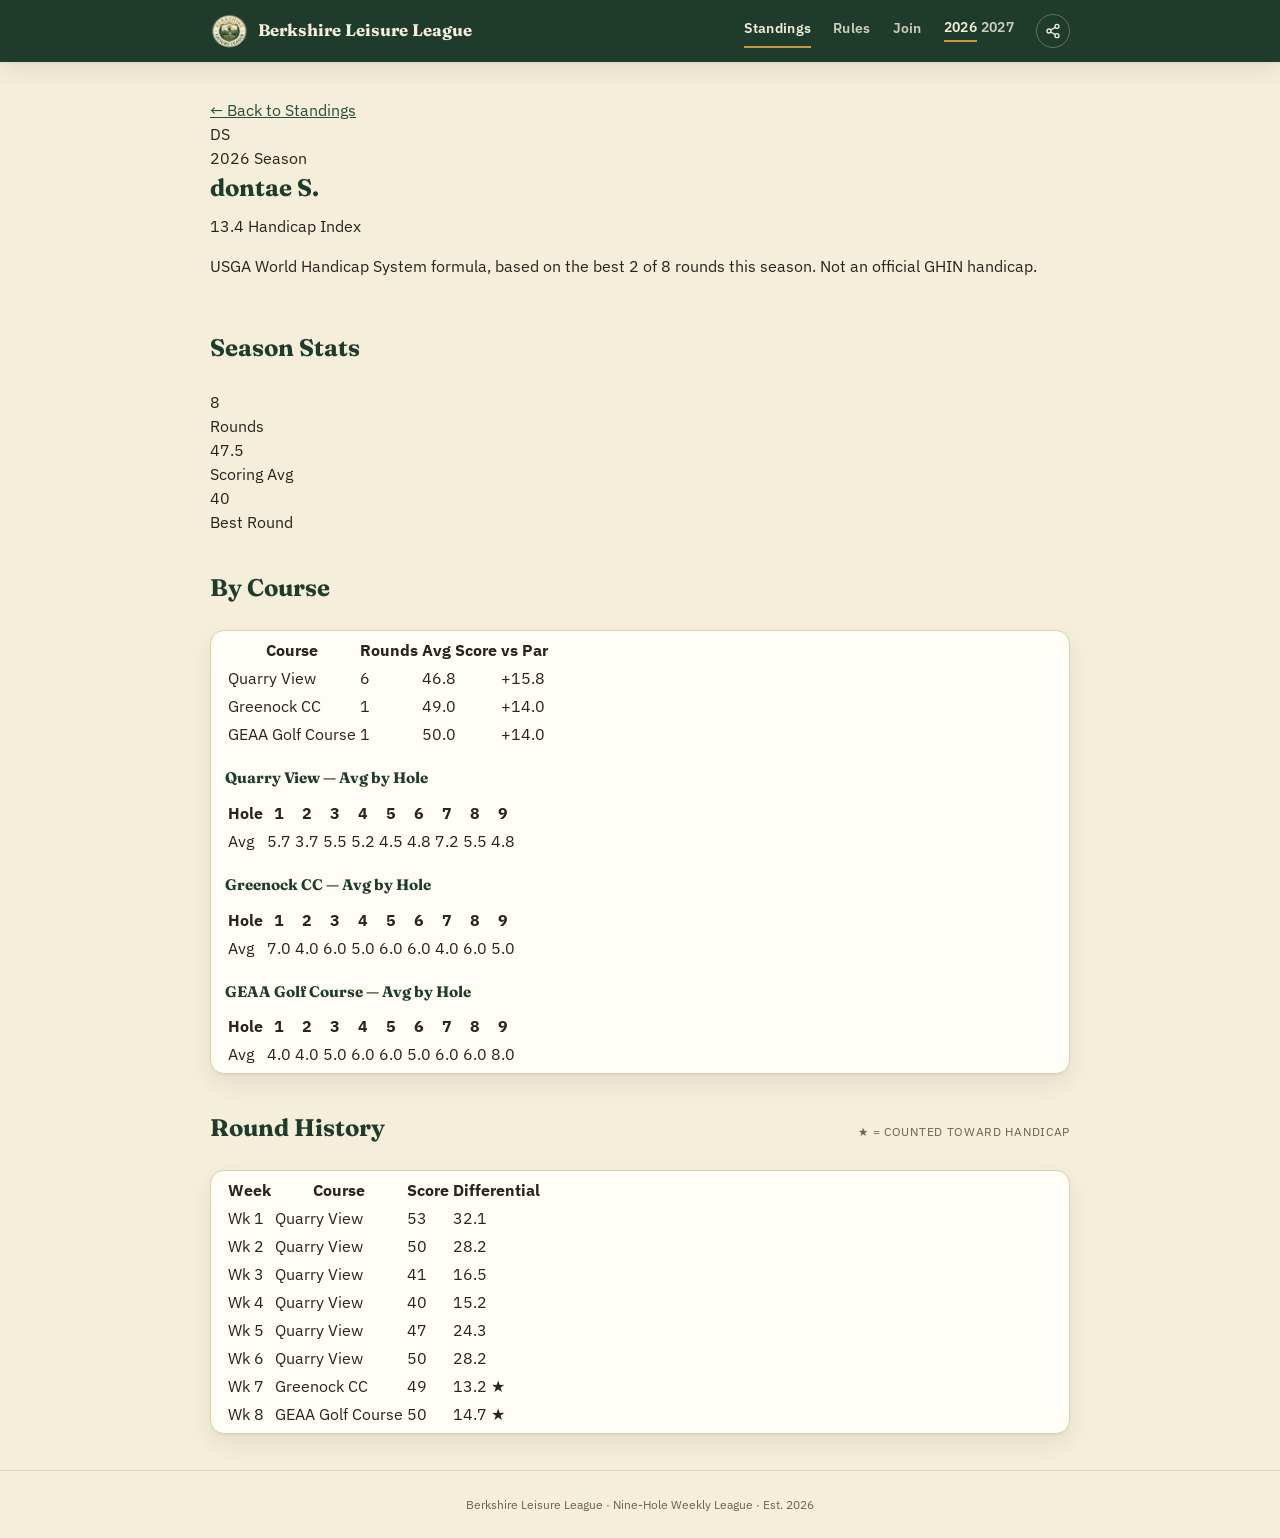
<file: players/dontae-s.html>
<!doctype html>
<html lang="en">
<head>
<meta charset="utf-8">
<meta name="viewport" content="width=device-width, initial-scale=1">
<title>dontae S. — Berkshire Leisure League</title>
<meta name="description" content="dontae S.'s round history, averages, and USGA Handicap Index in the Berkshire Leisure League.">
<link rel="stylesheet" href="../assets/style.css">
<link rel="manifest" href="../manifest.webmanifest">
<link rel="icon" href="../assets/icons/favicon-32.png" sizes="32x32">
<link rel="apple-touch-icon" href="../assets/icons/apple-touch-icon.png">
<meta name="theme-color" content="#1E3B2C">
<meta name="apple-mobile-web-app-capable" content="yes">
<meta name="apple-mobile-web-app-status-bar-style" content="black-translucent">
<meta name="apple-mobile-web-app-title" content="BLL Golf">
</head>
<body>


<header class="site-nav">
  <div class="wrap">
    <a class="brand" href="../index.html">
      <img src="../assets/logo.png" alt="Berkshire Leisure League crest">
      <span>Berkshire Leisure League</span>
    </a>
    <nav class="links">
      <a href="../index.html" class="active">Standings</a>
      <a href="../rules.html">Rules</a>
      <a href="../join.html">Join</a>
      <div class="season-switcher">
        <a href="../index.html" class="season-pill active">2026</a>
        <a href="../2027/index.html" class="season-pill">2027</a>
      </div>
      <button type="button" class="share-btn" data-share data-share-title="Berkshire Leisure League" data-share-text="Check out dontae S.'s stats in the Berkshire Leisure League!" aria-label="Share this page"><svg viewBox="0 0 24 24" fill="none" stroke="currentColor" stroke-width="2" stroke-linecap="round" stroke-linejoin="round"><circle cx="18" cy="5" r="3"/><circle cx="6" cy="12" r="3"/><circle cx="18" cy="19" r="3"/><line x1="8.59" y1="13.51" x2="15.42" y2="17.49"/><line x1="15.41" y1="6.51" x2="8.59" y2="10.49"/></svg></button>
    </nav>
  </div>
</header>


<section class="wrap">
  <div class="player-header">
    <a class="player-back" href="../index.html">&larr; Back to Standings</a>
    <div class="player-avatar">DS</div>
    <div class="tagline">2026 Season</div>
    <h1>dontae S.</h1>
    <div class="hc-badge">
      <span class="num">13.4</span>
      <span class="label">Handicap Index</span>
    </div>
    <p class="hc-note">USGA World Handicap System formula, based on the best 2 of 8 rounds this season. Not an official GHIN handicap.</p>
  </div>
</section>

<section class="wrap" style="padding-top:0;">
  <div class="section-head"><h2>Season Stats</h2></div>
  <div class="mini-stat-grid">
    <div class="mini-stat-card"><div class="num">8</div><div class="lbl">Rounds</div></div>
    <div class="mini-stat-card"><div class="num">47.5</div><div class="lbl">Scoring Avg</div></div>
    <div class="mini-stat-card"><div class="num">40</div><div class="lbl">Best Round</div></div>
  </div>
</section>

<section class="wrap" style="padding-top:0;">
  <div class="section-head"><h2>By Course</h2></div>
  <div class="card" style="padding: 4px 14px;">
    <div class="score-table-wrap">
      <table class="score-table">
        <thead><tr><th>Course</th><th>Rounds</th><th>Avg Score</th><th>vs Par</th></tr></thead>
        <tbody>
        <tr>
          <td>Quarry View</td>
          <td>6</td>
          <td>46.8</td>
          <td>+15.8</td>
        </tr>
        <tr>
          <td>Greenock CC</td>
          <td>1</td>
          <td>49.0</td>
          <td>+14.0</td>
        </tr>
        <tr>
          <td>GEAA Golf Course</td>
          <td>1</td>
          <td>50.0</td>
          <td>+14.0</td>
        </tr></tbody>
      </table>
    </div>
    
      <h3 style="font-size:0.95rem; margin-top:18px;">Quarry View — Avg by Hole</h3>
      <div class="score-table-wrap">
        <table class="score-table">
          <thead><tr><th>Hole</th><th>1</th><th>2</th><th>3</th><th>4</th><th>5</th><th>6</th><th>7</th><th>8</th><th>9</th></tr></thead>
          <tbody><tr><td>Avg</td><td>5.7</td><td>3.7</td><td>5.5</td><td>5.2</td><td>4.5</td><td>4.8</td><td>7.2</td><td>5.5</td><td>4.8</td></tr></tbody>
        </table>
      </div>
      <h3 style="font-size:0.95rem; margin-top:18px;">Greenock CC — Avg by Hole</h3>
      <div class="score-table-wrap">
        <table class="score-table">
          <thead><tr><th>Hole</th><th>1</th><th>2</th><th>3</th><th>4</th><th>5</th><th>6</th><th>7</th><th>8</th><th>9</th></tr></thead>
          <tbody><tr><td>Avg</td><td>7.0</td><td>4.0</td><td>6.0</td><td>5.0</td><td>6.0</td><td>6.0</td><td>4.0</td><td>6.0</td><td>5.0</td></tr></tbody>
        </table>
      </div>
      <h3 style="font-size:0.95rem; margin-top:18px;">GEAA Golf Course — Avg by Hole</h3>
      <div class="score-table-wrap">
        <table class="score-table">
          <thead><tr><th>Hole</th><th>1</th><th>2</th><th>3</th><th>4</th><th>5</th><th>6</th><th>7</th><th>8</th><th>9</th></tr></thead>
          <tbody><tr><td>Avg</td><td>4.0</td><td>4.0</td><td>5.0</td><td>6.0</td><td>6.0</td><td>5.0</td><td>6.0</td><td>6.0</td><td>8.0</td></tr></tbody>
        </table>
      </div>
  </div>
</section>

<section class="wrap" style="padding-top:0;">
  <div class="section-head"><h2>Round History</h2><span class="tag">★ = counted toward handicap</span></div>
  <div class="card" style="padding: 4px 14px;">
    <div class="score-table-wrap">
      <table class="score-table">
        <thead><tr><th>Week</th><th>Course</th><th>Score</th><th>Differential</th></tr></thead>
        <tbody>
        <tr>
          <td>Wk 1</td>
          <td>Quarry View</td>
          <td class="worst">53</td>
          <td>32.1</td>
        </tr>
        <tr>
          <td>Wk 2</td>
          <td>Quarry View</td>
          <td class="">50</td>
          <td>28.2</td>
        </tr>
        <tr>
          <td>Wk 3</td>
          <td>Quarry View</td>
          <td class="">41</td>
          <td>16.5</td>
        </tr>
        <tr>
          <td>Wk 4</td>
          <td>Quarry View</td>
          <td class="best">40</td>
          <td>15.2</td>
        </tr>
        <tr>
          <td>Wk 5</td>
          <td>Quarry View</td>
          <td class="">47</td>
          <td>24.3</td>
        </tr>
        <tr>
          <td>Wk 6</td>
          <td>Quarry View</td>
          <td class="">50</td>
          <td>28.2</td>
        </tr>
        <tr>
          <td>Wk 7</td>
          <td>Greenock CC</td>
          <td class="">49</td>
          <td>13.2 ★</td>
        </tr>
        <tr>
          <td>Wk 8</td>
          <td>GEAA Golf Course</td>
          <td class="">50</td>
          <td>14.7 ★</td>
        </tr></tbody>
      </table>
    </div>
  </div>
</section>


<footer class="site-footer">
  <div class="wrap">Berkshire Leisure League · Nine-Hole Weekly League · Est. 2026</div>
</footer>


<script>
  if ('serviceWorker' in navigator) {
    window.addEventListener('load', () => {
      navigator.serviceWorker.register('../sw.js').catch(() => {});
    });
  }
</script>

<script src="../assets/share.js" defer></script>

</body>
</html>
</file>
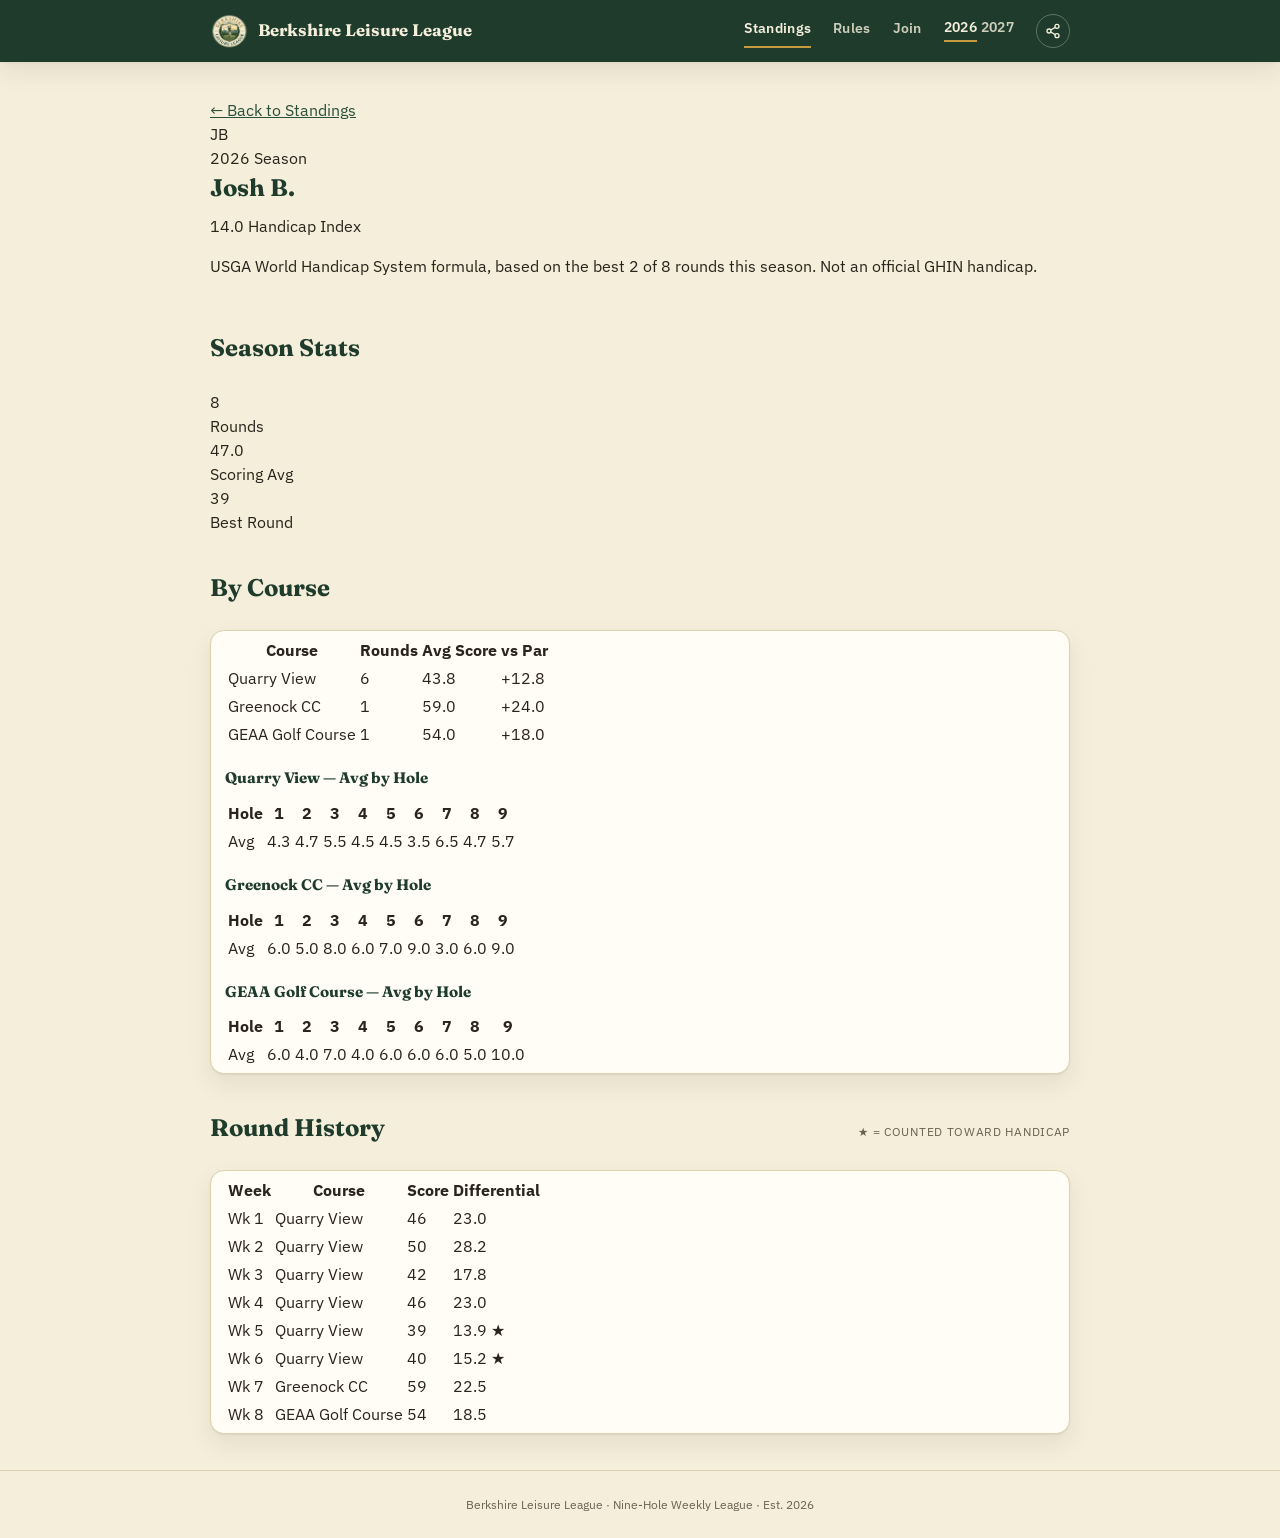
<file: players/josh-b.html>
<!doctype html>
<html lang="en">
<head>
<meta charset="utf-8">
<meta name="viewport" content="width=device-width, initial-scale=1">
<title>Josh B. — Berkshire Leisure League</title>
<meta name="description" content="Josh B.'s round history, averages, and USGA Handicap Index in the Berkshire Leisure League.">
<link rel="stylesheet" href="../assets/style.css">
<link rel="manifest" href="../manifest.webmanifest">
<link rel="icon" href="../assets/icons/favicon-32.png" sizes="32x32">
<link rel="apple-touch-icon" href="../assets/icons/apple-touch-icon.png">
<meta name="theme-color" content="#1E3B2C">
<meta name="apple-mobile-web-app-capable" content="yes">
<meta name="apple-mobile-web-app-status-bar-style" content="black-translucent">
<meta name="apple-mobile-web-app-title" content="BLL Golf">
</head>
<body>


<header class="site-nav">
  <div class="wrap">
    <a class="brand" href="../index.html">
      <img src="../assets/logo.png" alt="Berkshire Leisure League crest">
      <span>Berkshire Leisure League</span>
    </a>
    <nav class="links">
      <a href="../index.html" class="active">Standings</a>
      <a href="../rules.html">Rules</a>
      <a href="../join.html">Join</a>
      <div class="season-switcher">
        <a href="../index.html" class="season-pill active">2026</a>
        <a href="../2027/index.html" class="season-pill">2027</a>
      </div>
      <button type="button" class="share-btn" data-share data-share-title="Berkshire Leisure League" data-share-text="Check out Josh B.'s stats in the Berkshire Leisure League!" aria-label="Share this page"><svg viewBox="0 0 24 24" fill="none" stroke="currentColor" stroke-width="2" stroke-linecap="round" stroke-linejoin="round"><circle cx="18" cy="5" r="3"/><circle cx="6" cy="12" r="3"/><circle cx="18" cy="19" r="3"/><line x1="8.59" y1="13.51" x2="15.42" y2="17.49"/><line x1="15.41" y1="6.51" x2="8.59" y2="10.49"/></svg></button>
    </nav>
  </div>
</header>


<section class="wrap">
  <div class="player-header">
    <a class="player-back" href="../index.html">&larr; Back to Standings</a>
    <div class="player-avatar">JB</div>
    <div class="tagline">2026 Season</div>
    <h1>Josh B.</h1>
    <div class="hc-badge">
      <span class="num">14.0</span>
      <span class="label">Handicap Index</span>
    </div>
    <p class="hc-note">USGA World Handicap System formula, based on the best 2 of 8 rounds this season. Not an official GHIN handicap.</p>
  </div>
</section>

<section class="wrap" style="padding-top:0;">
  <div class="section-head"><h2>Season Stats</h2></div>
  <div class="mini-stat-grid">
    <div class="mini-stat-card"><div class="num">8</div><div class="lbl">Rounds</div></div>
    <div class="mini-stat-card"><div class="num">47.0</div><div class="lbl">Scoring Avg</div></div>
    <div class="mini-stat-card"><div class="num">39</div><div class="lbl">Best Round</div></div>
  </div>
</section>

<section class="wrap" style="padding-top:0;">
  <div class="section-head"><h2>By Course</h2></div>
  <div class="card" style="padding: 4px 14px;">
    <div class="score-table-wrap">
      <table class="score-table">
        <thead><tr><th>Course</th><th>Rounds</th><th>Avg Score</th><th>vs Par</th></tr></thead>
        <tbody>
        <tr>
          <td>Quarry View</td>
          <td>6</td>
          <td>43.8</td>
          <td>+12.8</td>
        </tr>
        <tr>
          <td>Greenock CC</td>
          <td>1</td>
          <td>59.0</td>
          <td>+24.0</td>
        </tr>
        <tr>
          <td>GEAA Golf Course</td>
          <td>1</td>
          <td>54.0</td>
          <td>+18.0</td>
        </tr></tbody>
      </table>
    </div>
    
      <h3 style="font-size:0.95rem; margin-top:18px;">Quarry View — Avg by Hole</h3>
      <div class="score-table-wrap">
        <table class="score-table">
          <thead><tr><th>Hole</th><th>1</th><th>2</th><th>3</th><th>4</th><th>5</th><th>6</th><th>7</th><th>8</th><th>9</th></tr></thead>
          <tbody><tr><td>Avg</td><td>4.3</td><td>4.7</td><td>5.5</td><td>4.5</td><td>4.5</td><td>3.5</td><td>6.5</td><td>4.7</td><td>5.7</td></tr></tbody>
        </table>
      </div>
      <h3 style="font-size:0.95rem; margin-top:18px;">Greenock CC — Avg by Hole</h3>
      <div class="score-table-wrap">
        <table class="score-table">
          <thead><tr><th>Hole</th><th>1</th><th>2</th><th>3</th><th>4</th><th>5</th><th>6</th><th>7</th><th>8</th><th>9</th></tr></thead>
          <tbody><tr><td>Avg</td><td>6.0</td><td>5.0</td><td>8.0</td><td>6.0</td><td>7.0</td><td>9.0</td><td>3.0</td><td>6.0</td><td>9.0</td></tr></tbody>
        </table>
      </div>
      <h3 style="font-size:0.95rem; margin-top:18px;">GEAA Golf Course — Avg by Hole</h3>
      <div class="score-table-wrap">
        <table class="score-table">
          <thead><tr><th>Hole</th><th>1</th><th>2</th><th>3</th><th>4</th><th>5</th><th>6</th><th>7</th><th>8</th><th>9</th></tr></thead>
          <tbody><tr><td>Avg</td><td>6.0</td><td>4.0</td><td>7.0</td><td>4.0</td><td>6.0</td><td>6.0</td><td>6.0</td><td>5.0</td><td>10.0</td></tr></tbody>
        </table>
      </div>
  </div>
</section>

<section class="wrap" style="padding-top:0;">
  <div class="section-head"><h2>Round History</h2><span class="tag">★ = counted toward handicap</span></div>
  <div class="card" style="padding: 4px 14px;">
    <div class="score-table-wrap">
      <table class="score-table">
        <thead><tr><th>Week</th><th>Course</th><th>Score</th><th>Differential</th></tr></thead>
        <tbody>
        <tr>
          <td>Wk 1</td>
          <td>Quarry View</td>
          <td class="">46</td>
          <td>23.0</td>
        </tr>
        <tr>
          <td>Wk 2</td>
          <td>Quarry View</td>
          <td class="">50</td>
          <td>28.2</td>
        </tr>
        <tr>
          <td>Wk 3</td>
          <td>Quarry View</td>
          <td class="">42</td>
          <td>17.8</td>
        </tr>
        <tr>
          <td>Wk 4</td>
          <td>Quarry View</td>
          <td class="">46</td>
          <td>23.0</td>
        </tr>
        <tr>
          <td>Wk 5</td>
          <td>Quarry View</td>
          <td class="best">39</td>
          <td>13.9 ★</td>
        </tr>
        <tr>
          <td>Wk 6</td>
          <td>Quarry View</td>
          <td class="">40</td>
          <td>15.2 ★</td>
        </tr>
        <tr>
          <td>Wk 7</td>
          <td>Greenock CC</td>
          <td class="worst">59</td>
          <td>22.5</td>
        </tr>
        <tr>
          <td>Wk 8</td>
          <td>GEAA Golf Course</td>
          <td class="">54</td>
          <td>18.5</td>
        </tr></tbody>
      </table>
    </div>
  </div>
</section>


<footer class="site-footer">
  <div class="wrap">Berkshire Leisure League · Nine-Hole Weekly League · Est. 2026</div>
</footer>


<script>
  if ('serviceWorker' in navigator) {
    window.addEventListener('load', () => {
      navigator.serviceWorker.register('../sw.js').catch(() => {});
    });
  }
</script>

<script src="../assets/share.js" defer></script>

</body>
</html>
</file>
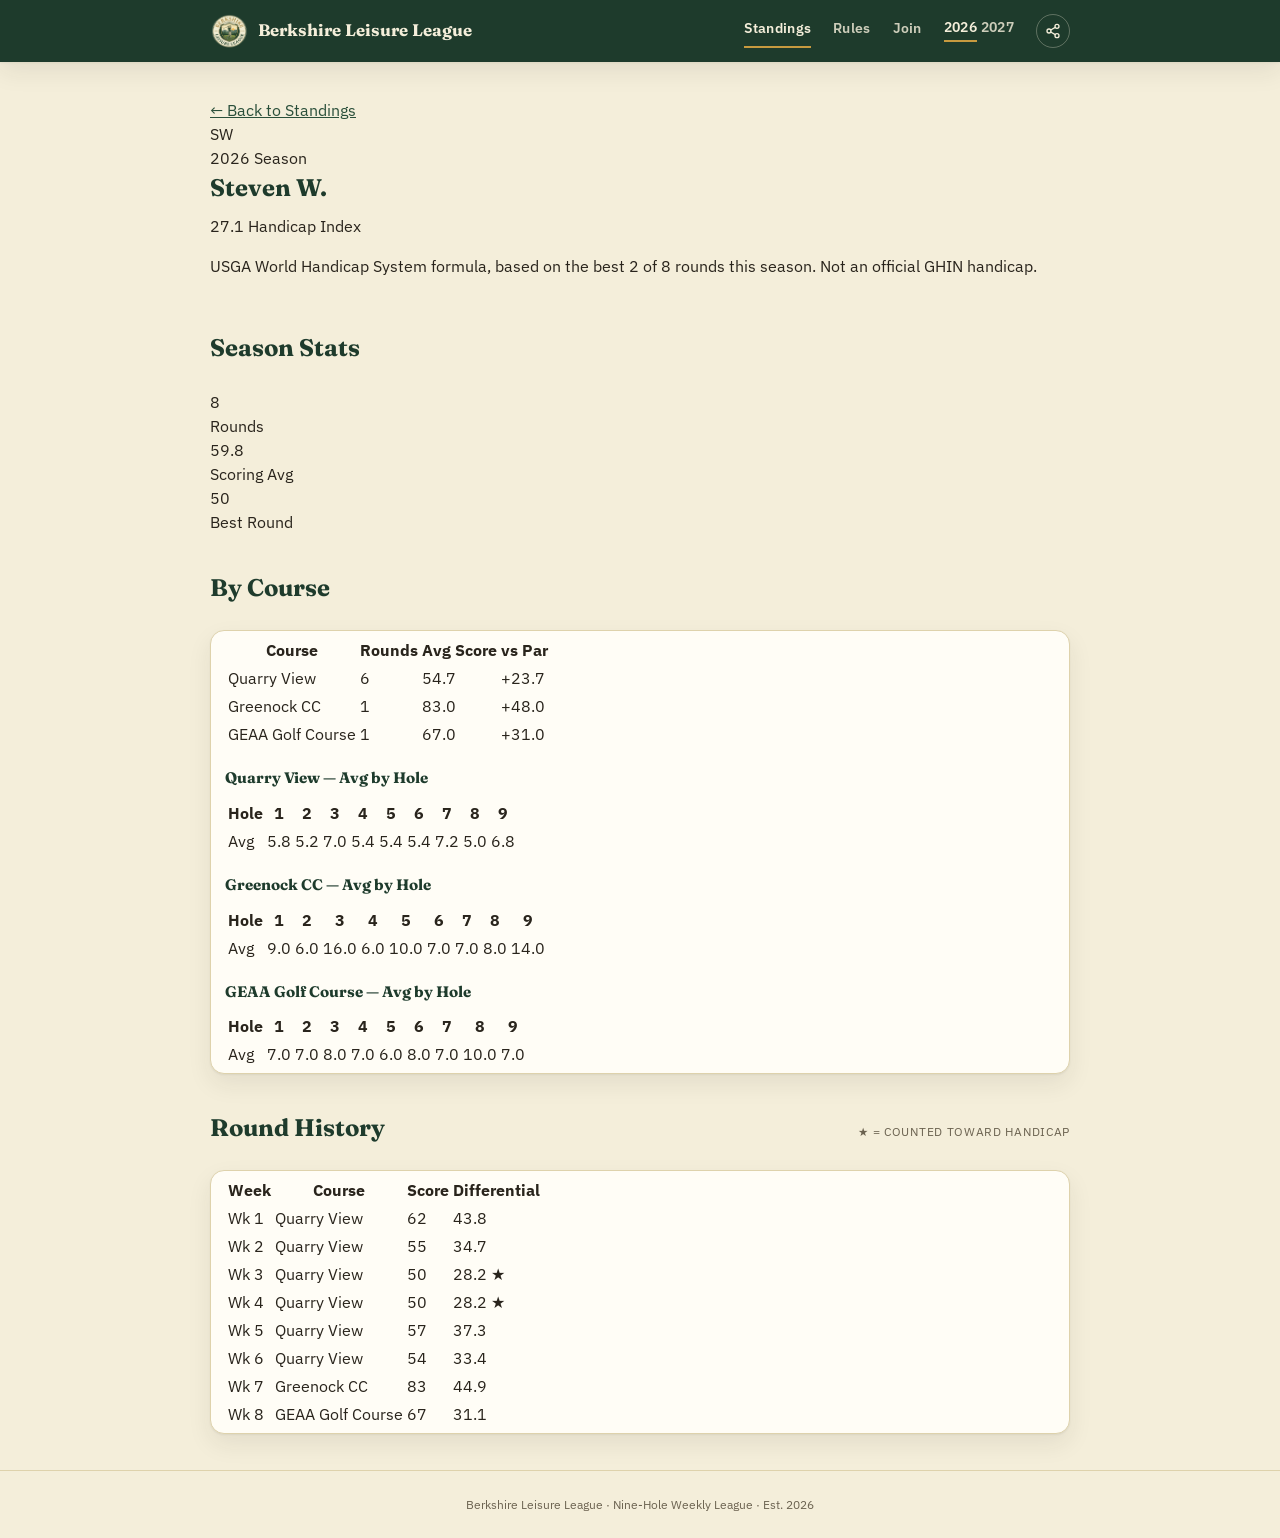
<file: players/steven-w.html>
<!doctype html>
<html lang="en">
<head>
<meta charset="utf-8">
<meta name="viewport" content="width=device-width, initial-scale=1">
<title>Steven W. — Berkshire Leisure League</title>
<meta name="description" content="Steven W.'s round history, averages, and USGA Handicap Index in the Berkshire Leisure League.">
<link rel="stylesheet" href="../assets/style.css">
<link rel="manifest" href="../manifest.webmanifest">
<link rel="icon" href="../assets/icons/favicon-32.png" sizes="32x32">
<link rel="apple-touch-icon" href="../assets/icons/apple-touch-icon.png">
<meta name="theme-color" content="#1E3B2C">
<meta name="apple-mobile-web-app-capable" content="yes">
<meta name="apple-mobile-web-app-status-bar-style" content="black-translucent">
<meta name="apple-mobile-web-app-title" content="BLL Golf">
</head>
<body>


<header class="site-nav">
  <div class="wrap">
    <a class="brand" href="../index.html">
      <img src="../assets/logo.png" alt="Berkshire Leisure League crest">
      <span>Berkshire Leisure League</span>
    </a>
    <nav class="links">
      <a href="../index.html" class="active">Standings</a>
      <a href="../rules.html">Rules</a>
      <a href="../join.html">Join</a>
      <div class="season-switcher">
        <a href="../index.html" class="season-pill active">2026</a>
        <a href="../2027/index.html" class="season-pill">2027</a>
      </div>
      <button type="button" class="share-btn" data-share data-share-title="Berkshire Leisure League" data-share-text="Check out Steven W.'s stats in the Berkshire Leisure League!" aria-label="Share this page"><svg viewBox="0 0 24 24" fill="none" stroke="currentColor" stroke-width="2" stroke-linecap="round" stroke-linejoin="round"><circle cx="18" cy="5" r="3"/><circle cx="6" cy="12" r="3"/><circle cx="18" cy="19" r="3"/><line x1="8.59" y1="13.51" x2="15.42" y2="17.49"/><line x1="15.41" y1="6.51" x2="8.59" y2="10.49"/></svg></button>
    </nav>
  </div>
</header>


<section class="wrap">
  <div class="player-header">
    <a class="player-back" href="../index.html">&larr; Back to Standings</a>
    <div class="player-avatar">SW</div>
    <div class="tagline">2026 Season</div>
    <h1>Steven W.</h1>
    <div class="hc-badge">
      <span class="num">27.1</span>
      <span class="label">Handicap Index</span>
    </div>
    <p class="hc-note">USGA World Handicap System formula, based on the best 2 of 8 rounds this season. Not an official GHIN handicap.</p>
  </div>
</section>

<section class="wrap" style="padding-top:0;">
  <div class="section-head"><h2>Season Stats</h2></div>
  <div class="mini-stat-grid">
    <div class="mini-stat-card"><div class="num">8</div><div class="lbl">Rounds</div></div>
    <div class="mini-stat-card"><div class="num">59.8</div><div class="lbl">Scoring Avg</div></div>
    <div class="mini-stat-card"><div class="num">50</div><div class="lbl">Best Round</div></div>
  </div>
</section>

<section class="wrap" style="padding-top:0;">
  <div class="section-head"><h2>By Course</h2></div>
  <div class="card" style="padding: 4px 14px;">
    <div class="score-table-wrap">
      <table class="score-table">
        <thead><tr><th>Course</th><th>Rounds</th><th>Avg Score</th><th>vs Par</th></tr></thead>
        <tbody>
        <tr>
          <td>Quarry View</td>
          <td>6</td>
          <td>54.7</td>
          <td>+23.7</td>
        </tr>
        <tr>
          <td>Greenock CC</td>
          <td>1</td>
          <td>83.0</td>
          <td>+48.0</td>
        </tr>
        <tr>
          <td>GEAA Golf Course</td>
          <td>1</td>
          <td>67.0</td>
          <td>+31.0</td>
        </tr></tbody>
      </table>
    </div>
    
      <h3 style="font-size:0.95rem; margin-top:18px;">Quarry View — Avg by Hole</h3>
      <div class="score-table-wrap">
        <table class="score-table">
          <thead><tr><th>Hole</th><th>1</th><th>2</th><th>3</th><th>4</th><th>5</th><th>6</th><th>7</th><th>8</th><th>9</th></tr></thead>
          <tbody><tr><td>Avg</td><td>5.8</td><td>5.2</td><td>7.0</td><td>5.4</td><td>5.4</td><td>5.4</td><td>7.2</td><td>5.0</td><td>6.8</td></tr></tbody>
        </table>
      </div>
      <h3 style="font-size:0.95rem; margin-top:18px;">Greenock CC — Avg by Hole</h3>
      <div class="score-table-wrap">
        <table class="score-table">
          <thead><tr><th>Hole</th><th>1</th><th>2</th><th>3</th><th>4</th><th>5</th><th>6</th><th>7</th><th>8</th><th>9</th></tr></thead>
          <tbody><tr><td>Avg</td><td>9.0</td><td>6.0</td><td>16.0</td><td>6.0</td><td>10.0</td><td>7.0</td><td>7.0</td><td>8.0</td><td>14.0</td></tr></tbody>
        </table>
      </div>
      <h3 style="font-size:0.95rem; margin-top:18px;">GEAA Golf Course — Avg by Hole</h3>
      <div class="score-table-wrap">
        <table class="score-table">
          <thead><tr><th>Hole</th><th>1</th><th>2</th><th>3</th><th>4</th><th>5</th><th>6</th><th>7</th><th>8</th><th>9</th></tr></thead>
          <tbody><tr><td>Avg</td><td>7.0</td><td>7.0</td><td>8.0</td><td>7.0</td><td>6.0</td><td>8.0</td><td>7.0</td><td>10.0</td><td>7.0</td></tr></tbody>
        </table>
      </div>
  </div>
</section>

<section class="wrap" style="padding-top:0;">
  <div class="section-head"><h2>Round History</h2><span class="tag">★ = counted toward handicap</span></div>
  <div class="card" style="padding: 4px 14px;">
    <div class="score-table-wrap">
      <table class="score-table">
        <thead><tr><th>Week</th><th>Course</th><th>Score</th><th>Differential</th></tr></thead>
        <tbody>
        <tr>
          <td>Wk 1</td>
          <td>Quarry View</td>
          <td class="">62</td>
          <td>43.8</td>
        </tr>
        <tr>
          <td>Wk 2</td>
          <td>Quarry View</td>
          <td class="">55</td>
          <td>34.7</td>
        </tr>
        <tr>
          <td>Wk 3</td>
          <td>Quarry View</td>
          <td class="best">50</td>
          <td>28.2 ★</td>
        </tr>
        <tr>
          <td>Wk 4</td>
          <td>Quarry View</td>
          <td class="best">50</td>
          <td>28.2 ★</td>
        </tr>
        <tr>
          <td>Wk 5</td>
          <td>Quarry View</td>
          <td class="">57</td>
          <td>37.3</td>
        </tr>
        <tr>
          <td>Wk 6</td>
          <td>Quarry View</td>
          <td class="">54</td>
          <td>33.4</td>
        </tr>
        <tr>
          <td>Wk 7</td>
          <td>Greenock CC</td>
          <td class="worst">83</td>
          <td>44.9</td>
        </tr>
        <tr>
          <td>Wk 8</td>
          <td>GEAA Golf Course</td>
          <td class="">67</td>
          <td>31.1</td>
        </tr></tbody>
      </table>
    </div>
  </div>
</section>


<footer class="site-footer">
  <div class="wrap">Berkshire Leisure League · Nine-Hole Weekly League · Est. 2026</div>
</footer>


<script>
  if ('serviceWorker' in navigator) {
    window.addEventListener('load', () => {
      navigator.serviceWorker.register('../sw.js').catch(() => {});
    });
  }
</script>

<script src="../assets/share.js" defer></script>

</body>
</html>
</file>
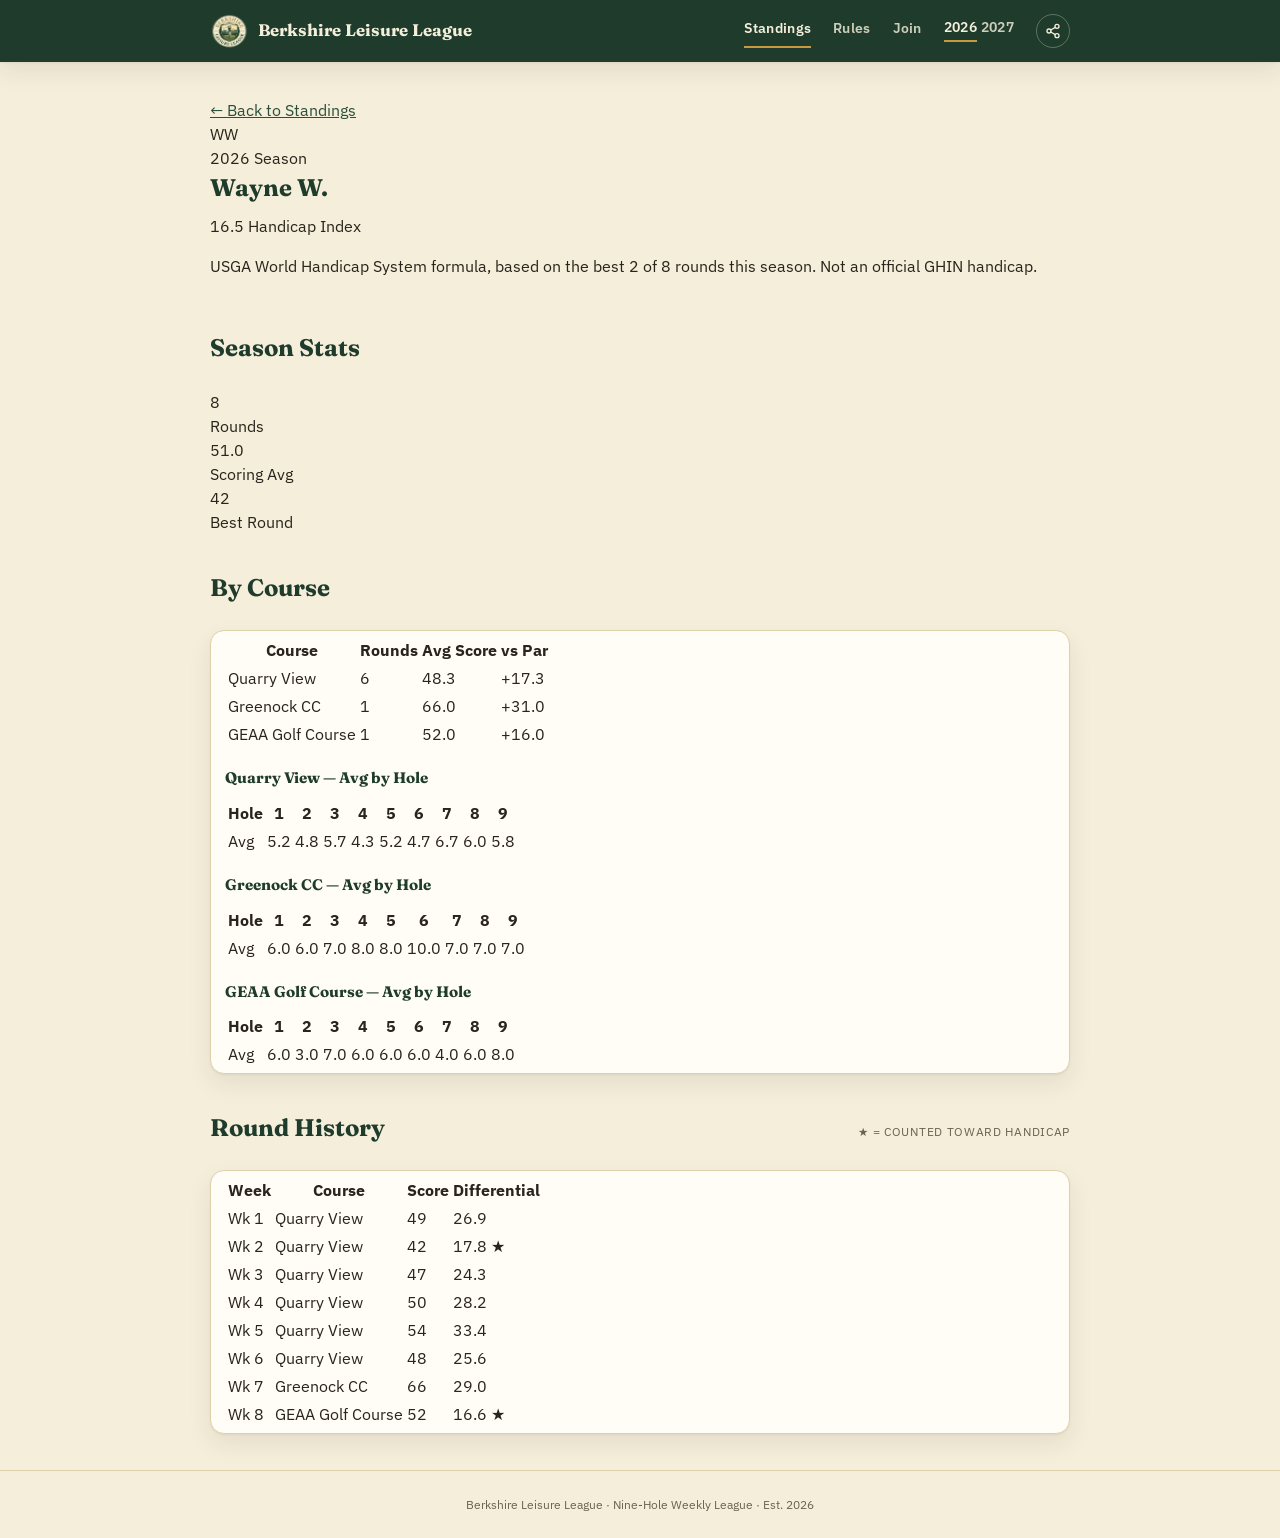
<file: players/wayne-w.html>
<!doctype html>
<html lang="en">
<head>
<meta charset="utf-8">
<meta name="viewport" content="width=device-width, initial-scale=1">
<title>Wayne W. — Berkshire Leisure League</title>
<meta name="description" content="Wayne W.'s round history, averages, and USGA Handicap Index in the Berkshire Leisure League.">
<link rel="stylesheet" href="../assets/style.css">
<link rel="manifest" href="../manifest.webmanifest">
<link rel="icon" href="../assets/icons/favicon-32.png" sizes="32x32">
<link rel="apple-touch-icon" href="../assets/icons/apple-touch-icon.png">
<meta name="theme-color" content="#1E3B2C">
<meta name="apple-mobile-web-app-capable" content="yes">
<meta name="apple-mobile-web-app-status-bar-style" content="black-translucent">
<meta name="apple-mobile-web-app-title" content="BLL Golf">
</head>
<body>


<header class="site-nav">
  <div class="wrap">
    <a class="brand" href="../index.html">
      <img src="../assets/logo.png" alt="Berkshire Leisure League crest">
      <span>Berkshire Leisure League</span>
    </a>
    <nav class="links">
      <a href="../index.html" class="active">Standings</a>
      <a href="../rules.html">Rules</a>
      <a href="../join.html">Join</a>
      <div class="season-switcher">
        <a href="../index.html" class="season-pill active">2026</a>
        <a href="../2027/index.html" class="season-pill">2027</a>
      </div>
      <button type="button" class="share-btn" data-share data-share-title="Berkshire Leisure League" data-share-text="Check out Wayne W.'s stats in the Berkshire Leisure League!" aria-label="Share this page"><svg viewBox="0 0 24 24" fill="none" stroke="currentColor" stroke-width="2" stroke-linecap="round" stroke-linejoin="round"><circle cx="18" cy="5" r="3"/><circle cx="6" cy="12" r="3"/><circle cx="18" cy="19" r="3"/><line x1="8.59" y1="13.51" x2="15.42" y2="17.49"/><line x1="15.41" y1="6.51" x2="8.59" y2="10.49"/></svg></button>
    </nav>
  </div>
</header>


<section class="wrap">
  <div class="player-header">
    <a class="player-back" href="../index.html">&larr; Back to Standings</a>
    <div class="player-avatar">WW</div>
    <div class="tagline">2026 Season</div>
    <h1>Wayne W.</h1>
    <div class="hc-badge">
      <span class="num">16.5</span>
      <span class="label">Handicap Index</span>
    </div>
    <p class="hc-note">USGA World Handicap System formula, based on the best 2 of 8 rounds this season. Not an official GHIN handicap.</p>
  </div>
</section>

<section class="wrap" style="padding-top:0;">
  <div class="section-head"><h2>Season Stats</h2></div>
  <div class="mini-stat-grid">
    <div class="mini-stat-card"><div class="num">8</div><div class="lbl">Rounds</div></div>
    <div class="mini-stat-card"><div class="num">51.0</div><div class="lbl">Scoring Avg</div></div>
    <div class="mini-stat-card"><div class="num">42</div><div class="lbl">Best Round</div></div>
  </div>
</section>

<section class="wrap" style="padding-top:0;">
  <div class="section-head"><h2>By Course</h2></div>
  <div class="card" style="padding: 4px 14px;">
    <div class="score-table-wrap">
      <table class="score-table">
        <thead><tr><th>Course</th><th>Rounds</th><th>Avg Score</th><th>vs Par</th></tr></thead>
        <tbody>
        <tr>
          <td>Quarry View</td>
          <td>6</td>
          <td>48.3</td>
          <td>+17.3</td>
        </tr>
        <tr>
          <td>Greenock CC</td>
          <td>1</td>
          <td>66.0</td>
          <td>+31.0</td>
        </tr>
        <tr>
          <td>GEAA Golf Course</td>
          <td>1</td>
          <td>52.0</td>
          <td>+16.0</td>
        </tr></tbody>
      </table>
    </div>
    
      <h3 style="font-size:0.95rem; margin-top:18px;">Quarry View — Avg by Hole</h3>
      <div class="score-table-wrap">
        <table class="score-table">
          <thead><tr><th>Hole</th><th>1</th><th>2</th><th>3</th><th>4</th><th>5</th><th>6</th><th>7</th><th>8</th><th>9</th></tr></thead>
          <tbody><tr><td>Avg</td><td>5.2</td><td>4.8</td><td>5.7</td><td>4.3</td><td>5.2</td><td>4.7</td><td>6.7</td><td>6.0</td><td>5.8</td></tr></tbody>
        </table>
      </div>
      <h3 style="font-size:0.95rem; margin-top:18px;">Greenock CC — Avg by Hole</h3>
      <div class="score-table-wrap">
        <table class="score-table">
          <thead><tr><th>Hole</th><th>1</th><th>2</th><th>3</th><th>4</th><th>5</th><th>6</th><th>7</th><th>8</th><th>9</th></tr></thead>
          <tbody><tr><td>Avg</td><td>6.0</td><td>6.0</td><td>7.0</td><td>8.0</td><td>8.0</td><td>10.0</td><td>7.0</td><td>7.0</td><td>7.0</td></tr></tbody>
        </table>
      </div>
      <h3 style="font-size:0.95rem; margin-top:18px;">GEAA Golf Course — Avg by Hole</h3>
      <div class="score-table-wrap">
        <table class="score-table">
          <thead><tr><th>Hole</th><th>1</th><th>2</th><th>3</th><th>4</th><th>5</th><th>6</th><th>7</th><th>8</th><th>9</th></tr></thead>
          <tbody><tr><td>Avg</td><td>6.0</td><td>3.0</td><td>7.0</td><td>6.0</td><td>6.0</td><td>6.0</td><td>4.0</td><td>6.0</td><td>8.0</td></tr></tbody>
        </table>
      </div>
  </div>
</section>

<section class="wrap" style="padding-top:0;">
  <div class="section-head"><h2>Round History</h2><span class="tag">★ = counted toward handicap</span></div>
  <div class="card" style="padding: 4px 14px;">
    <div class="score-table-wrap">
      <table class="score-table">
        <thead><tr><th>Week</th><th>Course</th><th>Score</th><th>Differential</th></tr></thead>
        <tbody>
        <tr>
          <td>Wk 1</td>
          <td>Quarry View</td>
          <td class="">49</td>
          <td>26.9</td>
        </tr>
        <tr>
          <td>Wk 2</td>
          <td>Quarry View</td>
          <td class="best">42</td>
          <td>17.8 ★</td>
        </tr>
        <tr>
          <td>Wk 3</td>
          <td>Quarry View</td>
          <td class="">47</td>
          <td>24.3</td>
        </tr>
        <tr>
          <td>Wk 4</td>
          <td>Quarry View</td>
          <td class="">50</td>
          <td>28.2</td>
        </tr>
        <tr>
          <td>Wk 5</td>
          <td>Quarry View</td>
          <td class="">54</td>
          <td>33.4</td>
        </tr>
        <tr>
          <td>Wk 6</td>
          <td>Quarry View</td>
          <td class="">48</td>
          <td>25.6</td>
        </tr>
        <tr>
          <td>Wk 7</td>
          <td>Greenock CC</td>
          <td class="worst">66</td>
          <td>29.0</td>
        </tr>
        <tr>
          <td>Wk 8</td>
          <td>GEAA Golf Course</td>
          <td class="">52</td>
          <td>16.6 ★</td>
        </tr></tbody>
      </table>
    </div>
  </div>
</section>


<footer class="site-footer">
  <div class="wrap">Berkshire Leisure League · Nine-Hole Weekly League · Est. 2026</div>
</footer>


<script>
  if ('serviceWorker' in navigator) {
    window.addEventListener('load', () => {
      navigator.serviceWorker.register('../sw.js').catch(() => {});
    });
  }
</script>

<script src="../assets/share.js" defer></script>

</body>
</html>
</file>
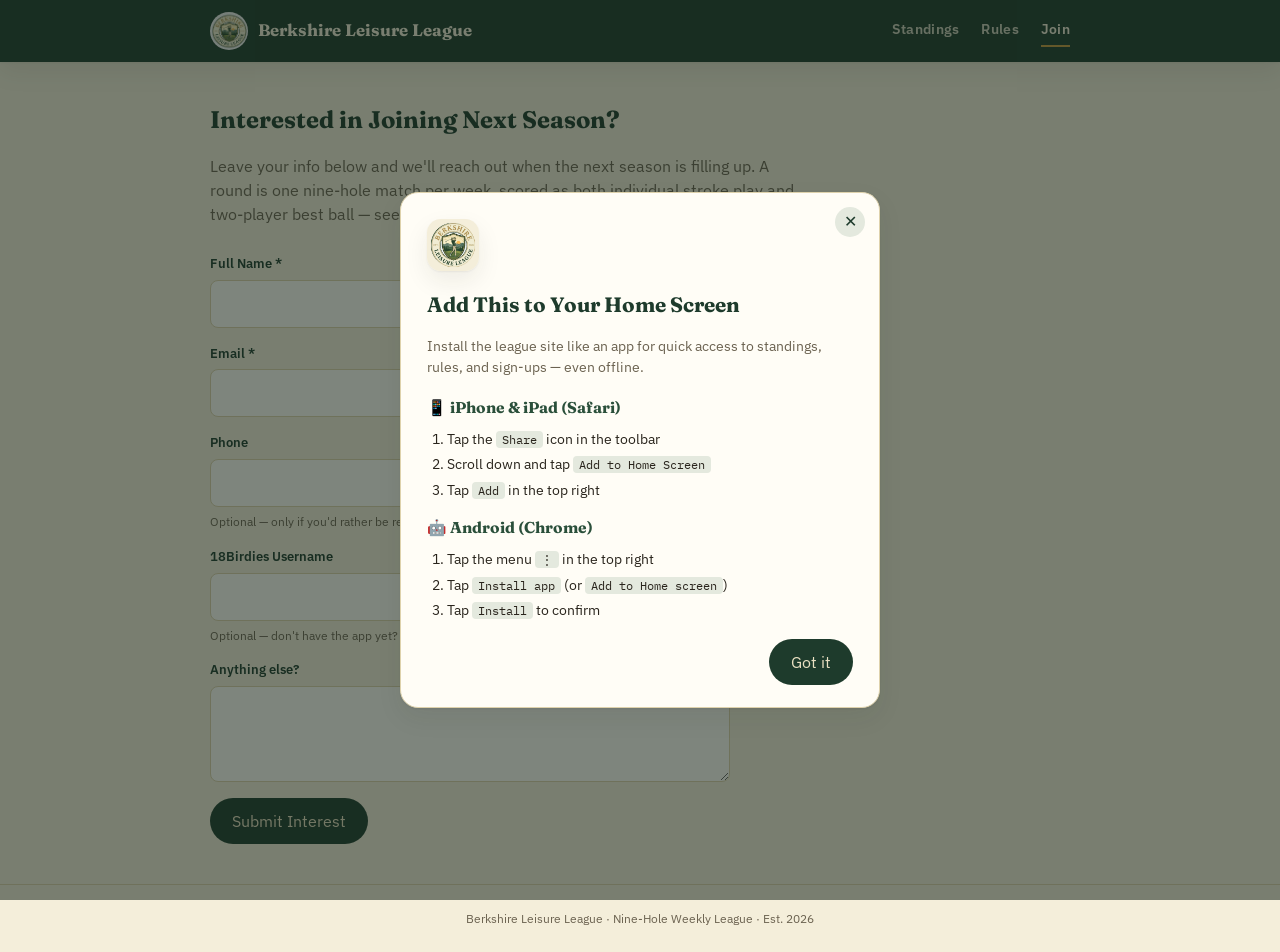
<file: site/join.html>
<!doctype html>
<html lang="en">
<head>
<meta charset="utf-8">
<meta name="viewport" content="width=device-width, initial-scale=1">
<title>Join — Berkshire Leisure League</title>
<meta name="description" content="Sign up your interest in joining the Berkshire Leisure League next season.">
<link rel="stylesheet" href="assets/style.css">
<link rel="manifest" href="manifest.webmanifest">
<link rel="icon" href="assets/icons/favicon-32.png" sizes="32x32">
<link rel="apple-touch-icon" href="assets/icons/apple-touch-icon.png">
<meta name="theme-color" content="#1E3B2C">
<meta name="apple-mobile-web-app-capable" content="yes">
<meta name="apple-mobile-web-app-status-bar-style" content="black-translucent">
<meta name="apple-mobile-web-app-title" content="BLL Golf">
</head>
<body>

<header class="site-nav">
  <div class="wrap">
    <a class="brand" href="index.html">
      <img src="assets/logo.png" alt="Berkshire Leisure League crest">
      <span>Berkshire Leisure League</span>
    </a>
    <nav class="links">
      <a href="index.html">Standings</a>
      <a href="rules.html">Rules</a>
      <a href="join.html" class="active">Join</a>
    </nav>
  </div>
</header>

<section class="wrap" style="padding-block:40px;">
  <h1>Interested in Joining Next Season?</h1>
  <p class="lead" style="color:var(--ink-soft); max-width:60ch; margin-bottom:28px;">
    Leave your info below and we'll reach out when the next season is filling up.
    A round is one nine-hole match per week, scored as both individual stroke play
    and two-player best ball — see the <a href="rules.html">rules</a> for details.
  </p>

  <form id="join-form" class="join-form" action="https://formspree.io/f/meaoeqrn" method="POST">
    <div class="field">
      <label for="name">Full Name *</label>
      <input type="text" id="name" name="name" required>
    </div>
    <div class="field">
      <label for="email">Email *</label>
      <input type="email" id="email" name="email" required>
    </div>
    <div class="field">
      <label for="phone">Phone</label>
      <input type="tel" id="phone" name="phone">
      <span class="hint">Optional — only if you'd rather be reached by text or call.</span>
    </div>
    <div class="field">
      <label for="birdies">18Birdies Username</label>
      <input type="text" id="birdies" name="18birdies_username">
      <span class="hint">Optional — don't have the app yet? No problem, just send it over once you've got it set up.</span>
    </div>
    <div class="field">
      <label for="message">Anything else?</label>
      <textarea id="message" name="message" rows="3"></textarea>
    </div>
    <div class="submit-row">
      <button type="submit" class="btn primary">Submit Interest</button>
      <span id="form-status"></span>
    </div>
  </form>
</section>

<footer class="site-footer">
  <div class="wrap">Berkshire Leisure League · Nine-Hole Weekly League · Est. 2026</div>
</footer>

<script>
  const form = document.getElementById('join-form');
  const status = document.getElementById('form-status');
  form.addEventListener('submit', async function (e) {
    e.preventDefault();
    status.textContent = 'Sending…';
    status.className = '';
    try {
      const response = await fetch(form.action, {
        method: 'POST',
        body: new FormData(form),
        headers: { 'Accept': 'application/json' }
      });
      if (response.ok) {
        form.reset();
        status.textContent = "Thanks — you're on the list! We'll be in touch.";
        status.className = 'ok';
      } else {
        status.textContent = 'Something went wrong — please try again or email us directly.';
        status.className = 'err';
      }
    } catch (err) {
      status.textContent = 'Something went wrong — please try again or email us directly.';
      status.className = 'err';
    }
  });
</script>

<div id="install-modal-backdrop" class="install-modal-backdrop">
  <div class="install-modal" role="dialog" aria-modal="true" aria-labelledby="install-modal-title">
    <button type="button" class="close-btn" id="install-modal-close" aria-label="Close">✕</button>
    <img class="install-icon" src="assets/icons/icon-192.png" alt="">
    <h2 id="install-modal-title">Add This to Your Home Screen</h2>
    <p class="sub">Install the league site like an app for quick access to standings, rules, and sign-ups — even offline.</p>

    <div class="install-platform">
      <h3>📱 iPhone &amp; iPad (Safari)</h3>
      <ol>
        <li>Tap the <kbd>Share</kbd> icon in the toolbar</li>
        <li>Scroll down and tap <kbd>Add to Home Screen</kbd></li>
        <li>Tap <kbd>Add</kbd> in the top right</li>
      </ol>
    </div>

    <div class="install-platform">
      <h3>🤖 Android (Chrome)</h3>
      <ol>
        <li>Tap the menu <kbd>⋮</kbd> in the top right</li>
        <li>Tap <kbd>Install app</kbd> (or <kbd>Add to Home screen</kbd>)</li>
        <li>Tap <kbd>Install</kbd> to confirm</li>
      </ol>
    </div>

    <div class="dismiss-row">
      <button type="button" class="btn primary" id="install-modal-got-it">Got it</button>
    </div>
  </div>
</div>
<script>
  (function () {
    try {
      var isStandalone = window.matchMedia('(display-mode: standalone)').matches || window.navigator.standalone === true;
      var seen = localStorage.getItem('bll-install-tip-seen');
      if (isStandalone || seen) return;
      var backdrop = document.getElementById('install-modal-backdrop');
      if (!backdrop) return;
      backdrop.style.display = 'flex';
      function dismiss() {
        backdrop.style.display = 'none';
        try { localStorage.setItem('bll-install-tip-seen', '1'); } catch (e) {}
      }
      document.getElementById('install-modal-close').addEventListener('click', dismiss);
      document.getElementById('install-modal-got-it').addEventListener('click', dismiss);
      backdrop.addEventListener('click', function (e) { if (e.target === backdrop) dismiss(); });
      document.addEventListener('keydown', function (e) { if (e.key === 'Escape') dismiss(); });
    } catch (e) {}
  })();
</script>

<script>
  if ('serviceWorker' in navigator) {
    window.addEventListener('load', () => {
      navigator.serviceWorker.register('sw.js').catch(() => {});
    });
  }
</script>

</body>
</html>
</file>
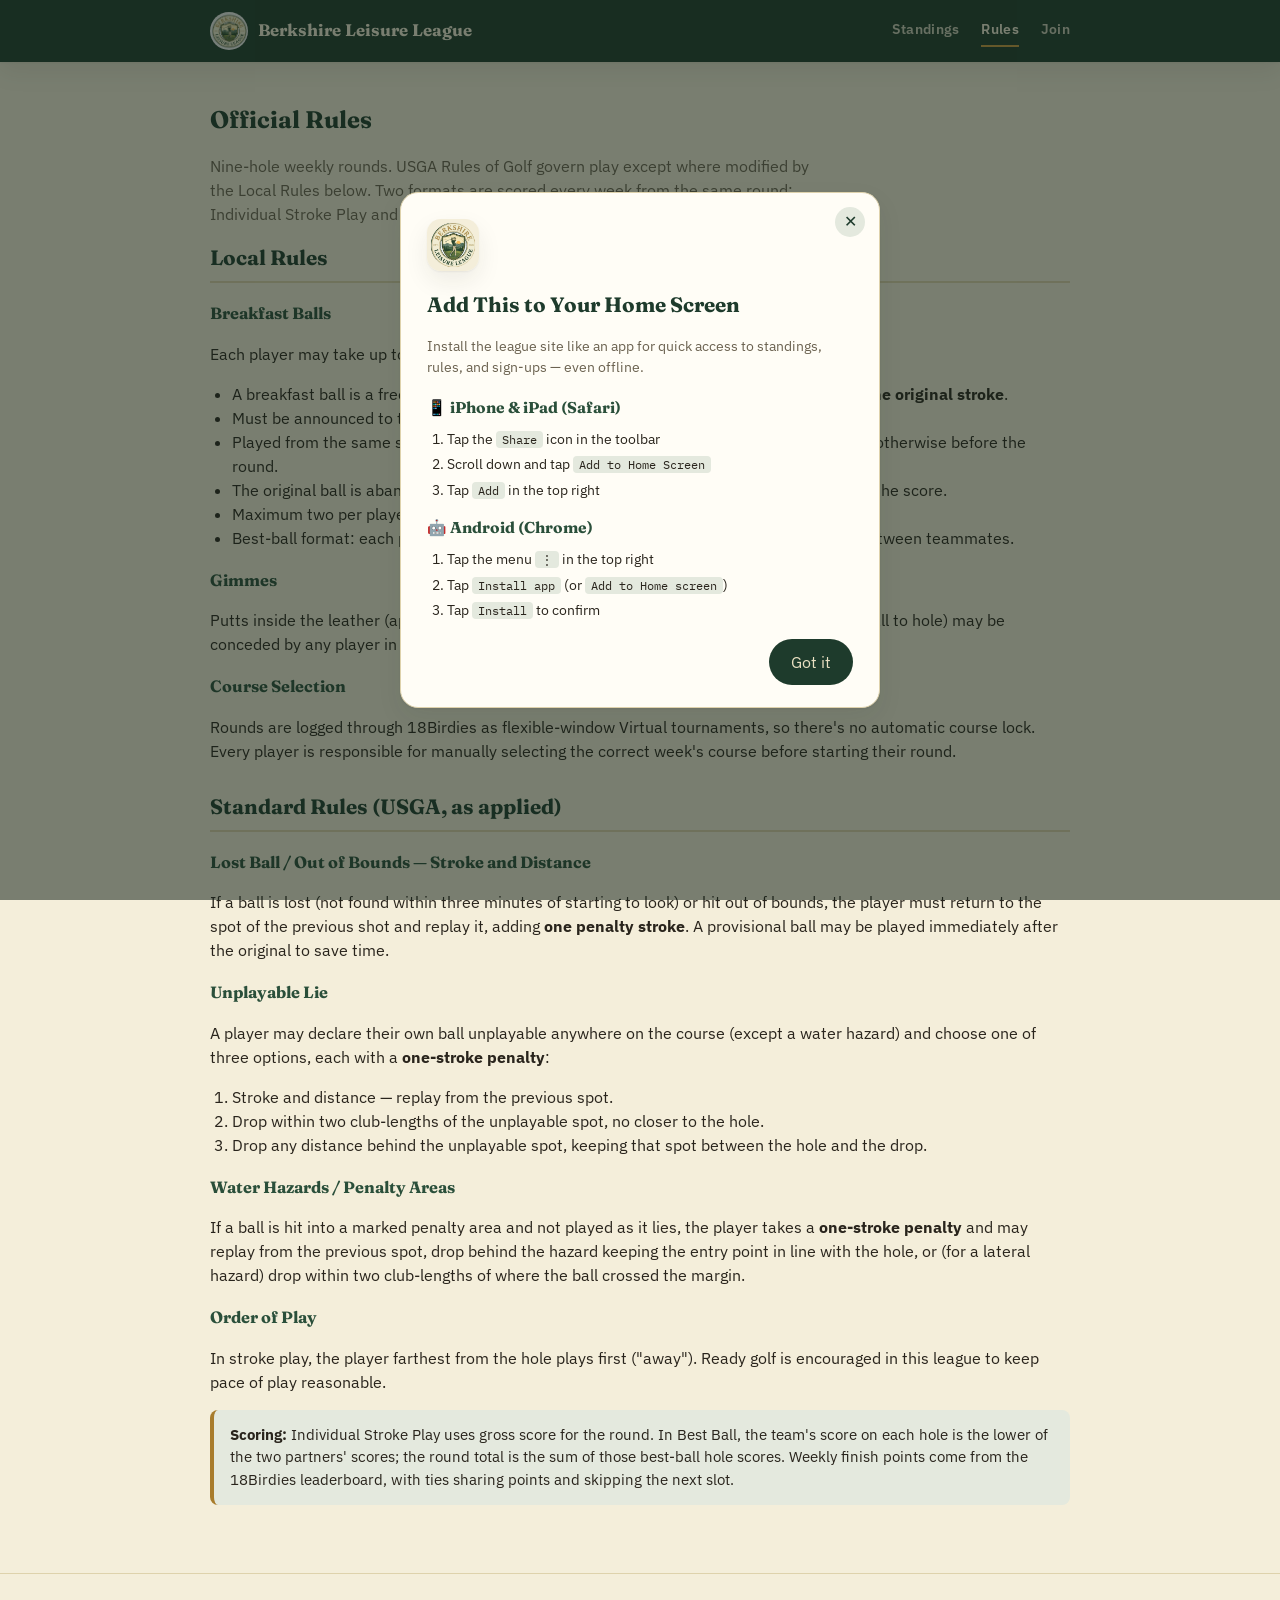
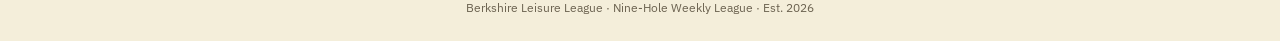
<file: site/rules.html>
<!doctype html>
<html lang="en">
<head>
<meta charset="utf-8">
<meta name="viewport" content="width=device-width, initial-scale=1">
<title>Rules — Berkshire Leisure League</title>
<meta name="description" content="Official rules for the Berkshire Leisure League: house rules and standard golf rules as applied.">
<link rel="stylesheet" href="assets/style.css">
<link rel="manifest" href="manifest.webmanifest">
<link rel="icon" href="assets/icons/favicon-32.png" sizes="32x32">
<link rel="apple-touch-icon" href="assets/icons/apple-touch-icon.png">
<meta name="theme-color" content="#1E3B2C">
<meta name="apple-mobile-web-app-capable" content="yes">
<meta name="apple-mobile-web-app-status-bar-style" content="black-translucent">
<meta name="apple-mobile-web-app-title" content="BLL Golf">
</head>
<body>

<header class="site-nav">
  <div class="wrap">
    <a class="brand" href="index.html">
      <img src="assets/logo.png" alt="Berkshire Leisure League crest">
      <span>Berkshire Leisure League</span>
    </a>
    <nav class="links">
      <a href="index.html">Standings</a>
      <a href="rules.html" class="active">Rules</a>
      <a href="join.html">Join</a>
    </nav>
  </div>
</header>

<section class="wrap" style="padding-block:40px;">
  <h1>Official Rules</h1>
  <p class="lead" style="color:var(--ink-soft); max-width:60ch;">Nine-hole weekly rounds. USGA Rules of Golf govern play except where modified by the Local Rules below. Two formats are scored every week from the same round: Individual Stroke Play and Two-Player Best Ball.</p>

  <div class="rules-block">
    <h2>Local Rules</h2>

    <h3>Breakfast Balls</h3>
    <p>Each player may take up to <strong>two (2) breakfast balls per round</strong> (i.e., per week).</p>
    <ul>
      <li>A breakfast ball is a free replay of a shot, taken <strong>without penalty</strong> and <strong>without counting the original stroke</strong>.</li>
      <li>Must be announced to the group <em>before</em> playing the replay shot ("taking a breakfast ball").</li>
      <li>Played from the same spot as the original shot — tee shots only, unless the group agrees otherwise before the round.</li>
      <li>The original ball is abandoned; only the replay shot and everything after it counts toward the score.</li>
      <li>Maximum two per player per round — no carryover to future rounds if unused.</li>
      <li>Best-ball format: each partner has their own two breakfast balls; not shared or pooled between teammates.</li>
    </ul>

    <h3>Gimmes</h3>
    <p>Putts inside the leather (approx. 18 inches, the length of the grip on a putter, laid flat from ball to hole) may be conceded by any player in the group and holed out as scored.</p>

    <h3>Course Selection</h3>
    <p>Rounds are logged through 18Birdies as flexible-window Virtual tournaments, so there's no automatic course lock. Every player is responsible for manually selecting the correct week's course before starting their round.</p>
  </div>

  <div class="rules-block">
    <h2>Standard Rules (USGA, as applied)</h2>

    <h3>Lost Ball / Out of Bounds — Stroke and Distance</h3>
    <p>If a ball is lost (not found within three minutes of starting to look) or hit out of bounds, the player must return to the spot of the previous shot and replay it, adding <strong>one penalty stroke</strong>. A provisional ball may be played immediately after the original to save time.</p>

    <h3>Unplayable Lie</h3>
    <p>A player may declare their own ball unplayable anywhere on the course (except a water hazard) and choose one of three options, each with a <strong>one-stroke penalty</strong>:</p>
    <ol>
      <li>Stroke and distance — replay from the previous spot.</li>
      <li>Drop within two club-lengths of the unplayable spot, no closer to the hole.</li>
      <li>Drop any distance behind the unplayable spot, keeping that spot between the hole and the drop.</li>
    </ol>

    <h3>Water Hazards / Penalty Areas</h3>
    <p>If a ball is hit into a marked penalty area and not played as it lies, the player takes a <strong>one-stroke penalty</strong> and may replay from the previous spot, drop behind the hazard keeping the entry point in line with the hole, or (for a lateral hazard) drop within two club-lengths of where the ball crossed the margin.</p>

    <h3>Order of Play</h3>
    <p>In stroke play, the player farthest from the hole plays first ("away"). Ready golf is encouraged in this league to keep pace of play reasonable.</p>

    <div class="callout">
      <strong>Scoring:</strong> Individual Stroke Play uses gross score for the round. In Best Ball, the team's score on each hole is the lower of the two partners' scores; the round total is the sum of those best-ball hole scores. Weekly finish points come from the 18Birdies leaderboard, with ties sharing points and skipping the next slot.
    </div>
  </div>
</section>

<footer class="site-footer">
  <div class="wrap">Berkshire Leisure League · Nine-Hole Weekly League · Est. 2026</div>
</footer>

<div id="install-modal-backdrop" class="install-modal-backdrop">
  <div class="install-modal" role="dialog" aria-modal="true" aria-labelledby="install-modal-title">
    <button type="button" class="close-btn" id="install-modal-close" aria-label="Close">✕</button>
    <img class="install-icon" src="assets/icons/icon-192.png" alt="">
    <h2 id="install-modal-title">Add This to Your Home Screen</h2>
    <p class="sub">Install the league site like an app for quick access to standings, rules, and sign-ups — even offline.</p>

    <div class="install-platform">
      <h3>📱 iPhone &amp; iPad (Safari)</h3>
      <ol>
        <li>Tap the <kbd>Share</kbd> icon in the toolbar</li>
        <li>Scroll down and tap <kbd>Add to Home Screen</kbd></li>
        <li>Tap <kbd>Add</kbd> in the top right</li>
      </ol>
    </div>

    <div class="install-platform">
      <h3>🤖 Android (Chrome)</h3>
      <ol>
        <li>Tap the menu <kbd>⋮</kbd> in the top right</li>
        <li>Tap <kbd>Install app</kbd> (or <kbd>Add to Home screen</kbd>)</li>
        <li>Tap <kbd>Install</kbd> to confirm</li>
      </ol>
    </div>

    <div class="dismiss-row">
      <button type="button" class="btn primary" id="install-modal-got-it">Got it</button>
    </div>
  </div>
</div>
<script>
  (function () {
    try {
      var isStandalone = window.matchMedia('(display-mode: standalone)').matches || window.navigator.standalone === true;
      var seen = localStorage.getItem('bll-install-tip-seen');
      if (isStandalone || seen) return;
      var backdrop = document.getElementById('install-modal-backdrop');
      if (!backdrop) return;
      backdrop.style.display = 'flex';
      function dismiss() {
        backdrop.style.display = 'none';
        try { localStorage.setItem('bll-install-tip-seen', '1'); } catch (e) {}
      }
      document.getElementById('install-modal-close').addEventListener('click', dismiss);
      document.getElementById('install-modal-got-it').addEventListener('click', dismiss);
      backdrop.addEventListener('click', function (e) { if (e.target === backdrop) dismiss(); });
      document.addEventListener('keydown', function (e) { if (e.key === 'Escape') dismiss(); });
    } catch (e) {}
  })();
</script>

<script>
  if ('serviceWorker' in navigator) {
    window.addEventListener('load', () => {
      navigator.serviceWorker.register('sw.js').catch(() => {});
    });
  }
</script>

</body>
</html>
</file>
<file: assets/style.css>
/* Berkshire Leisure League — shared site styles */

@import url('https://fonts.googleapis.com/css2?family=Fraunces:opsz,wght@9..144,400;9..144,600;9..144,700&family=IBM+Plex+Sans:wght@400;500;600;700&family=IBM+Plex+Mono:wght@500;600&display=swap');

:root {
  --cream: #F4EEDA;
  --cream-deep: #E9E0C2;
  --card: #FFFDF6;
  --forest: #1E3B2C;
  --forest-2: #2A4F3A;
  --forest-tint: #E4E9DE;
  --gold: #A87C2C;
  --gold-bright: #C79A3F;
  --sunset: #D2842F;
  --ink: #29241C;
  --ink-soft: #6B6250;
  --line: #DED2AC;
  --good: #3F7D53;
  --bad: #B4523A;
  --shadow: 0 1px 2px rgba(41,36,28,0.06), 0 10px 24px rgba(41,36,28,0.08);
}

@media (prefers-color-scheme: dark) {
  :root:not([data-theme="light"]) {
    --cream: #14231A;
    --cream-deep: #101C14;
    --card: #1B2E22;
    --forest: #EFE7C8;
    --forest-2: #C9D8C4;
    --forest-tint: #24382C;
    --gold: #D8AC55;
    --gold-bright: #E8C275;
    --sunset: #E29A52;
    --ink: #EEE7D2;
    --ink-soft: #A9A28C;
    --line: #33452E;
    --good: #7EC493;
    --bad: #E08066;
    --shadow: 0 1px 2px rgba(0,0,0,0.35), 0 12px 28px rgba(0,0,0,0.4);
  }
}
:root[data-theme="dark"] {
  --cream: #14231A;
  --cream-deep: #101C14;
  --card: #1B2E22;
  --forest: #EFE7C8;
  --forest-2: #C9D8C4;
  --forest-tint: #24382C;
  --gold: #D8AC55;
  --gold-bright: #E8C275;
  --sunset: #E29A52;
  --ink: #EEE7D2;
  --ink-soft: #A9A28C;
  --line: #33452E;
  --good: #7EC493;
  --bad: #E08066;
  --shadow: 0 1px 2px rgba(0,0,0,0.35), 0 12px 28px rgba(0,0,0,0.4);
}

* { box-sizing: border-box; }
html, body { margin: 0; padding: 0; }
body {
  background: var(--cream);
  color: var(--ink);
  font-family: "IBM Plex Sans", system-ui, sans-serif;
  line-height: 1.5;
}
img { max-width: 100%; }
h1, h2, h3 { font-family: "Fraunces", Georgia, serif; text-wrap: balance; margin: 0 0 8px; color: var(--forest); }
a { color: var(--forest-2); }
.wrap { max-width: 900px; margin-inline: auto; padding-inline: 20px; }

/* Nav */
header.site-nav {
  background: var(--forest);
  color: var(--cream);
  box-shadow: var(--shadow);
  position: sticky;
  top: 0;
  z-index: 10;
}
header.site-nav .wrap {
  display: flex;
  align-items: center;
  justify-content: space-between;
  gap: 16px;
  padding-block: 12px;
  flex-wrap: wrap;
}
.brand {
  display: flex;
  align-items: center;
  gap: 10px;
  text-decoration: none;
  color: var(--cream);
}
.brand img { width: 38px; height: 38px; border-radius: 50%; }
.brand span {
  font-family: "Fraunces", serif;
  font-weight: 700;
  font-size: 1.05rem;
}
nav.links {
  display: flex;
  gap: 22px;
}
nav.links a {
  color: var(--cream);
  text-decoration: none;
  font-size: 0.88rem;
  font-weight: 600;
  letter-spacing: 0.02em;
  opacity: 0.82;
  padding-block: 4px;
  border-bottom: 2px solid transparent;
}
nav.links a:hover, nav.links a.active {
  opacity: 1;
  border-bottom-color: var(--gold-bright);
}

/* Share button (nav icon) */
.share-btn {
  display: inline-flex;
  align-items: center;
  justify-content: center;
  width: 34px;
  height: 34px;
  border-radius: 50%;
  border: 1.5px solid rgba(244, 238, 218, 0.3);
  background: transparent;
  color: var(--cream);
  cursor: pointer;
  flex-shrink: 0;
  transition: background 0.15s ease, border-color 0.15s ease;
}
.share-btn:hover {
  background: rgba(244, 238, 218, 0.12);
  border-color: var(--gold-bright);
}
.share-btn svg { width: 16px; height: 16px; }

/* Share toast */
.share-toast {
  position: fixed;
  left: 50%;
  bottom: 28px;
  transform: translate(-50%, 12px);
  background: var(--forest);
  color: var(--cream);
  font-size: 0.86rem;
  font-weight: 600;
  padding: 10px 18px;
  border-radius: 999px;
  box-shadow: var(--shadow);
  opacity: 0;
  transition: opacity 0.25s ease, transform 0.25s ease;
  z-index: 200;
  pointer-events: none;
}
.share-toast.show {
  opacity: 1;
  transform: translate(-50%, 0);
}

/* Invite-a-friend button (join page) */
.invite-row {
  margin-bottom: 24px;
}
.btn.invite-share {
  display: inline-flex;
  align-items: center;
  gap: 8px;
}
.btn.invite-share svg { width: 16px; height: 16px; }

/* Hero */
.hero {
  padding-block: 48px 40px;
  text-align: center;
}
.hero img.crest {
  width: 120px;
  height: 120px;
  border-radius: 50%;
  box-shadow: var(--shadow);
  margin-bottom: 18px;
}
.hero h1 {
  font-size: clamp(1.8rem, 4vw, 2.6rem);
}
.hero .tagline {
  color: var(--gold);
  text-transform: uppercase;
  letter-spacing: 0.08em;
  font-size: 0.8rem;
  font-weight: 600;
  margin-bottom: 18px;
}
.hero p.lead {
  max-width: 60ch;
  margin: 0 auto 22px;
  color: var(--ink-soft);
  font-size: 1.02rem;
}
.hero .cta-row {
  display: flex;
  gap: 12px;
  justify-content: center;
  flex-wrap: wrap;
}
.btn {
  display: inline-block;
  padding: 11px 22px;
  border-radius: 999px;
  font-weight: 600;
  font-size: 0.92rem;
  text-decoration: none;
  transition: transform 0.15s ease;
}
.btn:hover { transform: translateY(-1px); }
.btn.primary { background: var(--forest); color: var(--cream); }
.btn.ghost { background: transparent; color: var(--forest); border: 1.5px solid var(--forest); }
:root:not([data-theme="light"]) .btn.primary,
:root[data-theme="dark"] .btn.primary { color: var(--cream-deep); }

section { padding-block: 36px; }
.section-head { display: flex; align-items: baseline; justify-content: space-between; margin-bottom: 16px; flex-wrap: wrap; gap: 8px; }
.section-head .tag { font-size: 0.72rem; text-transform: uppercase; letter-spacing: 0.06em; color: var(--ink-soft); }

.card {
  background: var(--card);
  border: 1px solid var(--line);
  border-radius: 14px;
  box-shadow: var(--shadow);
  overflow: hidden;
}

/* board rows (weekly leaderboards) */
.board-row {
  display: grid;
  grid-template-columns: 28px 1fr auto auto;
  align-items: center;
  gap: 12px;
  padding: 12px 16px;
  border-bottom: 1px solid var(--line);
}
.board-row:last-child { border-bottom: none; }
.board-row.lead { background: var(--forest-tint); }
.board-row .rank { font-family: "IBM Plex Mono", monospace; font-weight: 600; color: var(--ink-soft); text-align: center; }
.board-row.lead .rank { color: var(--gold); }
.board-row .name { font-weight: 600; }
.board-row .score { font-family: "IBM Plex Mono", monospace; font-weight: 600; color: var(--forest-2); }
.board-row .score small { font-weight: 500; color: var(--ink-soft); margin-left: 2px; font-size: 0.68rem; }
.board-row .pts { font-size: 0.74rem; color: var(--gold); font-weight: 600; white-space: nowrap; }

.two-col { display: grid; grid-template-columns: 1fr 1fr; gap: 18px; }
@media (max-width: 640px) { .two-col { grid-template-columns: 1fr; } }

/* standings rows */
.stand-row {
  display: flex;
  align-items: center;
  gap: 14px;
  padding: 13px 16px;
  border-bottom: 1px solid var(--line);
}
.stand-row:last-child { border-bottom: none; }
.stand-row.lead { background: var(--forest-tint); }
.stand-rank { font-family: "Fraunces", serif; font-size: 1.4rem; font-weight: 700; color: var(--ink-soft); width: 28px; text-align: center; flex-shrink: 0; }
.stand-row.lead .stand-rank { color: var(--gold); }
.stand-main { flex: 1; min-width: 0; }
.stand-name { display: block; font-weight: 600; }
.stand-sub { display: block; font-size: 0.76rem; color: var(--ink-soft); }
.stand-stats { display: flex; gap: 16px; flex-shrink: 0; }
.stat { text-align: center; min-width: 40px; }
.stat b { display: block; font-family: "IBM Plex Mono", monospace; font-size: 1rem; color: var(--forest-2); }
.stat small { font-size: 0.64rem; color: var(--ink-soft); text-transform: uppercase; letter-spacing: 0.03em; }

/* Rules page */
.rules-block { margin-bottom: 28px; }
.rules-block h2 { font-size: 1.3rem; border-bottom: 2px solid var(--line); padding-bottom: 8px; margin-bottom: 14px; }
.rules-block h3 { font-size: 1.02rem; color: var(--forest-2); margin-top: 18px; }
.rules-block p, .rules-block li { color: var(--ink); }
.rules-block ul, .rules-block ol { padding-left: 22px; }
.callout {
  background: var(--forest-tint);
  border-left: 4px solid var(--gold);
  border-radius: 8px;
  padding: 14px 16px;
  margin-block: 14px;
  font-size: 0.94rem;
}

/* Pay grid (Dues section) */
.pay-grid {
  display: grid;
  grid-template-columns: repeat(3, 1fr);
  gap: 14px;
  margin-top: 16px;
}
@media (max-width: 640px) { .pay-grid { grid-template-columns: 1fr; } }
.pay-card {
  background: var(--card);
  border: 1px solid var(--line);
  border-radius: 14px;
  box-shadow: var(--shadow);
  padding: 16px;
  text-align: center;
}
.pay-card-label {
  font-size: 0.72rem;
  text-transform: uppercase;
  letter-spacing: 0.05em;
  color: var(--gold);
  font-weight: 700;
  margin-bottom: 4px;
}
.pay-card-handle {
  font-family: "IBM Plex Mono", monospace;
  font-weight: 600;
  font-size: 0.92rem;
  margin-bottom: 10px;
}
.pay-qr {
  width: 130px;
  height: 130px;
  border-radius: 8px;
  border: 1px solid var(--line);
  margin: 0 auto 12px;
  display: block;
}
.pay-btn {
  width: 100%;
  text-align: center;
  padding: 9px 14px;
  font-size: 0.86rem;
}

/* Join form */
.join-form {
  display: grid;
  gap: 16px;
  max-width: 520px;
}
.field { display: flex; flex-direction: column; gap: 6px; }
.field label { font-size: 0.82rem; font-weight: 600; color: var(--forest); }
.field input, .field textarea {
  font: inherit;
  padding: 11px 13px;
  border-radius: 8px;
  border: 1.5px solid var(--line);
  background: var(--card);
  color: var(--ink);
}
.field input:focus, .field textarea:focus {
  outline: none;
  border-color: var(--gold);
}
.field .hint { font-size: 0.74rem; color: var(--ink-soft); }
.submit-row { display: flex; align-items: center; gap: 14px; }
button.btn.primary { border: none; cursor: pointer; font: inherit; }
#form-status { font-size: 0.88rem; font-weight: 600; }
#form-status.ok { color: var(--good); }
#form-status.err { color: var(--bad); }

/* Install prompt modal */
.install-modal-backdrop {
  display: none;
  position: fixed;
  inset: 0;
  background: rgba(20, 35, 26, 0.55);
  z-index: 100;
  align-items: center;
  justify-content: center;
  padding: 20px;
}
.install-modal {
  background: var(--card);
  border: 1px solid var(--line);
  border-radius: 18px;
  max-width: 480px;
  width: 100%;
  max-height: 88vh;
  overflow-y: auto;
  padding: 26px 26px 22px;
  box-shadow: var(--shadow);
  position: relative;
}
.install-modal .close-btn {
  position: absolute;
  top: 14px;
  right: 14px;
  width: 30px;
  height: 30px;
  border-radius: 50%;
  border: none;
  background: var(--forest-tint);
  color: var(--forest);
  font-size: 1rem;
  line-height: 1;
  cursor: pointer;
}
.install-modal .install-icon {
  width: 52px;
  height: 52px;
  border-radius: 14px;
  margin-bottom: 12px;
  box-shadow: var(--shadow);
}
.install-modal h2 { font-size: 1.3rem; margin-bottom: 4px; }
.install-modal > p.sub { color: var(--ink-soft); font-size: 0.9rem; margin-bottom: 18px; }
.install-platform { margin-bottom: 16px; }
.install-platform h3 {
  display: flex;
  align-items: center;
  gap: 8px;
  font-size: 0.98rem;
  color: var(--forest-2);
  margin-bottom: 8px;
}
.install-platform ol {
  margin: 0;
  padding-left: 20px;
  font-size: 0.9rem;
}
.install-platform li { margin-bottom: 4px; }
.install-platform li kbd {
  background: var(--forest-tint);
  border-radius: 4px;
  padding: 1px 6px;
  font-family: "IBM Plex Mono", monospace;
  font-size: 0.82em;
  font-style: normal;
}
.install-modal .dismiss-row { margin-top: 18px; text-align: right; }

footer.site-footer {
  border-top: 1px solid var(--line);
  padding-block: 24px;
  text-align: center;
  font-size: 0.78rem;
  color: var(--ink-soft);
}
</file>
<file: site/assets/style.css>
/* Berkshire Leisure League — shared site styles */

@import url('https://fonts.googleapis.com/css2?family=Fraunces:opsz,wght@9..144,400;9..144,600;9..144,700&family=IBM+Plex+Sans:wght@400;500;600;700&family=IBM+Plex+Mono:wght@500;600&display=swap');

:root {
  --cream: #F4EEDA;
  --cream-deep: #E9E0C2;
  --card: #FFFDF6;
  --forest: #1E3B2C;
  --forest-2: #2A4F3A;
  --forest-tint: #E4E9DE;
  --gold: #A87C2C;
  --gold-bright: #C79A3F;
  --sunset: #D2842F;
  --ink: #29241C;
  --ink-soft: #6B6250;
  --line: #DED2AC;
  --good: #3F7D53;
  --bad: #B4523A;
  --shadow: 0 1px 2px rgba(41,36,28,0.06), 0 10px 24px rgba(41,36,28,0.08);
}

@media (prefers-color-scheme: dark) {
  :root:not([data-theme="light"]) {
    --cream: #14231A;
    --cream-deep: #101C14;
    --card: #1B2E22;
    --forest: #EFE7C8;
    --forest-2: #C9D8C4;
    --forest-tint: #24382C;
    --gold: #D8AC55;
    --gold-bright: #E8C275;
    --sunset: #E29A52;
    --ink: #EEE7D2;
    --ink-soft: #A9A28C;
    --line: #33452E;
    --good: #7EC493;
    --bad: #E08066;
    --shadow: 0 1px 2px rgba(0,0,0,0.35), 0 12px 28px rgba(0,0,0,0.4);
  }
}
:root[data-theme="dark"] {
  --cream: #14231A;
  --cream-deep: #101C14;
  --card: #1B2E22;
  --forest: #EFE7C8;
  --forest-2: #C9D8C4;
  --forest-tint: #24382C;
  --gold: #D8AC55;
  --gold-bright: #E8C275;
  --sunset: #E29A52;
  --ink: #EEE7D2;
  --ink-soft: #A9A28C;
  --line: #33452E;
  --good: #7EC493;
  --bad: #E08066;
  --shadow: 0 1px 2px rgba(0,0,0,0.35), 0 12px 28px rgba(0,0,0,0.4);
}

* { box-sizing: border-box; }
html, body { margin: 0; padding: 0; }
body {
  background: var(--cream);
  color: var(--ink);
  font-family: "IBM Plex Sans", system-ui, sans-serif;
  line-height: 1.5;
}
img { max-width: 100%; }
h1, h2, h3 { font-family: "Fraunces", Georgia, serif; text-wrap: balance; margin: 0 0 8px; color: var(--forest); }
a { color: var(--forest-2); }
.wrap { max-width: 900px; margin-inline: auto; padding-inline: 20px; }

/* Nav */
header.site-nav {
  background: var(--forest);
  color: var(--cream);
  box-shadow: var(--shadow);
  position: sticky;
  top: 0;
  z-index: 10;
}
header.site-nav .wrap {
  display: flex;
  align-items: center;
  justify-content: space-between;
  gap: 16px;
  padding-block: 12px;
  flex-wrap: wrap;
}
.brand {
  display: flex;
  align-items: center;
  gap: 10px;
  text-decoration: none;
  color: var(--cream);
}
.brand img { width: 38px; height: 38px; border-radius: 50%; }
.brand span {
  font-family: "Fraunces", serif;
  font-weight: 700;
  font-size: 1.05rem;
}
nav.links {
  display: flex;
  gap: 22px;
}
nav.links a {
  color: var(--cream);
  text-decoration: none;
  font-size: 0.88rem;
  font-weight: 600;
  letter-spacing: 0.02em;
  opacity: 0.82;
  padding-block: 4px;
  border-bottom: 2px solid transparent;
}
nav.links a:hover, nav.links a.active {
  opacity: 1;
  border-bottom-color: var(--gold-bright);
}

/* Hero */
.hero {
  padding-block: 48px 40px;
  text-align: center;
}
.hero img.crest {
  width: 120px;
  height: 120px;
  border-radius: 50%;
  box-shadow: var(--shadow);
  margin-bottom: 18px;
}
.hero h1 {
  font-size: clamp(1.8rem, 4vw, 2.6rem);
}
.hero .tagline {
  color: var(--gold);
  text-transform: uppercase;
  letter-spacing: 0.08em;
  font-size: 0.8rem;
  font-weight: 600;
  margin-bottom: 18px;
}
.hero p.lead {
  max-width: 60ch;
  margin: 0 auto 22px;
  color: var(--ink-soft);
  font-size: 1.02rem;
}
.hero .cta-row {
  display: flex;
  gap: 12px;
  justify-content: center;
  flex-wrap: wrap;
}
.btn {
  display: inline-block;
  padding: 11px 22px;
  border-radius: 999px;
  font-weight: 600;
  font-size: 0.92rem;
  text-decoration: none;
  transition: transform 0.15s ease;
}
.btn:hover { transform: translateY(-1px); }
.btn.primary { background: var(--forest); color: var(--cream); }
.btn.ghost { background: transparent; color: var(--forest); border: 1.5px solid var(--forest); }
:root:not([data-theme="light"]) .btn.primary,
:root[data-theme="dark"] .btn.primary { color: var(--cream-deep); }

section { padding-block: 36px; }
.section-head { display: flex; align-items: baseline; justify-content: space-between; margin-bottom: 16px; flex-wrap: wrap; gap: 8px; }
.section-head .tag { font-size: 0.72rem; text-transform: uppercase; letter-spacing: 0.06em; color: var(--ink-soft); }

.card {
  background: var(--card);
  border: 1px solid var(--line);
  border-radius: 14px;
  box-shadow: var(--shadow);
  overflow: hidden;
}

/* board rows (weekly leaderboards) */
.board-row {
  display: grid;
  grid-template-columns: 28px 1fr auto auto;
  align-items: center;
  gap: 12px;
  padding: 12px 16px;
  border-bottom: 1px solid var(--line);
}
.board-row:last-child { border-bottom: none; }
.board-row.lead { background: var(--forest-tint); }
.board-row .rank { font-family: "IBM Plex Mono", monospace; font-weight: 600; color: var(--ink-soft); text-align: center; }
.board-row.lead .rank { color: var(--gold); }
.board-row .name { font-weight: 600; }
.board-row .score { font-family: "IBM Plex Mono", monospace; font-weight: 600; color: var(--forest-2); }
.board-row .score small { font-weight: 500; color: var(--ink-soft); margin-left: 2px; font-size: 0.68rem; }
.board-row .pts { font-size: 0.74rem; color: var(--gold); font-weight: 600; white-space: nowrap; }

.two-col { display: grid; grid-template-columns: 1fr 1fr; gap: 18px; }
@media (max-width: 640px) { .two-col { grid-template-columns: 1fr; } }

/* standings rows */
.stand-row {
  display: flex;
  align-items: center;
  gap: 14px;
  padding: 13px 16px;
  border-bottom: 1px solid var(--line);
}
.stand-row:last-child { border-bottom: none; }
.stand-row.lead { background: var(--forest-tint); }
.stand-rank { font-family: "Fraunces", serif; font-size: 1.4rem; font-weight: 700; color: var(--ink-soft); width: 28px; text-align: center; flex-shrink: 0; }
.stand-row.lead .stand-rank { color: var(--gold); }
.stand-main { flex: 1; min-width: 0; }
.stand-name { display: block; font-weight: 600; }
.stand-sub { display: block; font-size: 0.76rem; color: var(--ink-soft); }
.stand-stats { display: flex; gap: 16px; flex-shrink: 0; }
.stat { text-align: center; min-width: 40px; }
.stat b { display: block; font-family: "IBM Plex Mono", monospace; font-size: 1rem; color: var(--forest-2); }
.stat small { font-size: 0.64rem; color: var(--ink-soft); text-transform: uppercase; letter-spacing: 0.03em; }

/* Rules page */
.rules-block { margin-bottom: 28px; }
.rules-block h2 { font-size: 1.3rem; border-bottom: 2px solid var(--line); padding-bottom: 8px; margin-bottom: 14px; }
.rules-block h3 { font-size: 1.02rem; color: var(--forest-2); margin-top: 18px; }
.rules-block p, .rules-block li { color: var(--ink); }
.rules-block ul, .rules-block ol { padding-left: 22px; }
.callout {
  background: var(--forest-tint);
  border-left: 4px solid var(--gold);
  border-radius: 8px;
  padding: 14px 16px;
  margin-block: 14px;
  font-size: 0.94rem;
}

/* Join form */
.join-form {
  display: grid;
  gap: 16px;
  max-width: 520px;
}
.field { display: flex; flex-direction: column; gap: 6px; }
.field label { font-size: 0.82rem; font-weight: 600; color: var(--forest); }
.field input, .field textarea {
  font: inherit;
  padding: 11px 13px;
  border-radius: 8px;
  border: 1.5px solid var(--line);
  background: var(--card);
  color: var(--ink);
}
.field input:focus, .field textarea:focus {
  outline: none;
  border-color: var(--gold);
}
.field .hint { font-size: 0.74rem; color: var(--ink-soft); }
.submit-row { display: flex; align-items: center; gap: 14px; }
button.btn.primary { border: none; cursor: pointer; font: inherit; }
#form-status { font-size: 0.88rem; font-weight: 600; }
#form-status.ok { color: var(--good); }
#form-status.err { color: var(--bad); }

/* Install prompt modal */
.install-modal-backdrop {
  display: none;
  position: fixed;
  inset: 0;
  background: rgba(20, 35, 26, 0.55);
  z-index: 100;
  align-items: center;
  justify-content: center;
  padding: 20px;
}
.install-modal {
  background: var(--card);
  border: 1px solid var(--line);
  border-radius: 18px;
  max-width: 480px;
  width: 100%;
  max-height: 88vh;
  overflow-y: auto;
  padding: 26px 26px 22px;
  box-shadow: var(--shadow);
  position: relative;
}
.install-modal .close-btn {
  position: absolute;
  top: 14px;
  right: 14px;
  width: 30px;
  height: 30px;
  border-radius: 50%;
  border: none;
  background: var(--forest-tint);
  color: var(--forest);
  font-size: 1rem;
  line-height: 1;
  cursor: pointer;
}
.install-modal .install-icon {
  width: 52px;
  height: 52px;
  border-radius: 14px;
  margin-bottom: 12px;
  box-shadow: var(--shadow);
}
.install-modal h2 { font-size: 1.3rem; margin-bottom: 4px; }
.install-modal > p.sub { color: var(--ink-soft); font-size: 0.9rem; margin-bottom: 18px; }
.install-platform { margin-bottom: 16px; }
.install-platform h3 {
  display: flex;
  align-items: center;
  gap: 8px;
  font-size: 0.98rem;
  color: var(--forest-2);
  margin-bottom: 8px;
}
.install-platform ol {
  margin: 0;
  padding-left: 20px;
  font-size: 0.9rem;
}
.install-platform li { margin-bottom: 4px; }
.install-platform li kbd {
  background: var(--forest-tint);
  border-radius: 4px;
  padding: 1px 6px;
  font-family: "IBM Plex Mono", monospace;
  font-size: 0.82em;
  font-style: normal;
}
.install-modal .dismiss-row { margin-top: 18px; text-align: right; }

footer.site-footer {
  border-top: 1px solid var(--line);
  padding-block: 24px;
  text-align: center;
  font-size: 0.78rem;
  color: var(--ink-soft);
}
</file>
